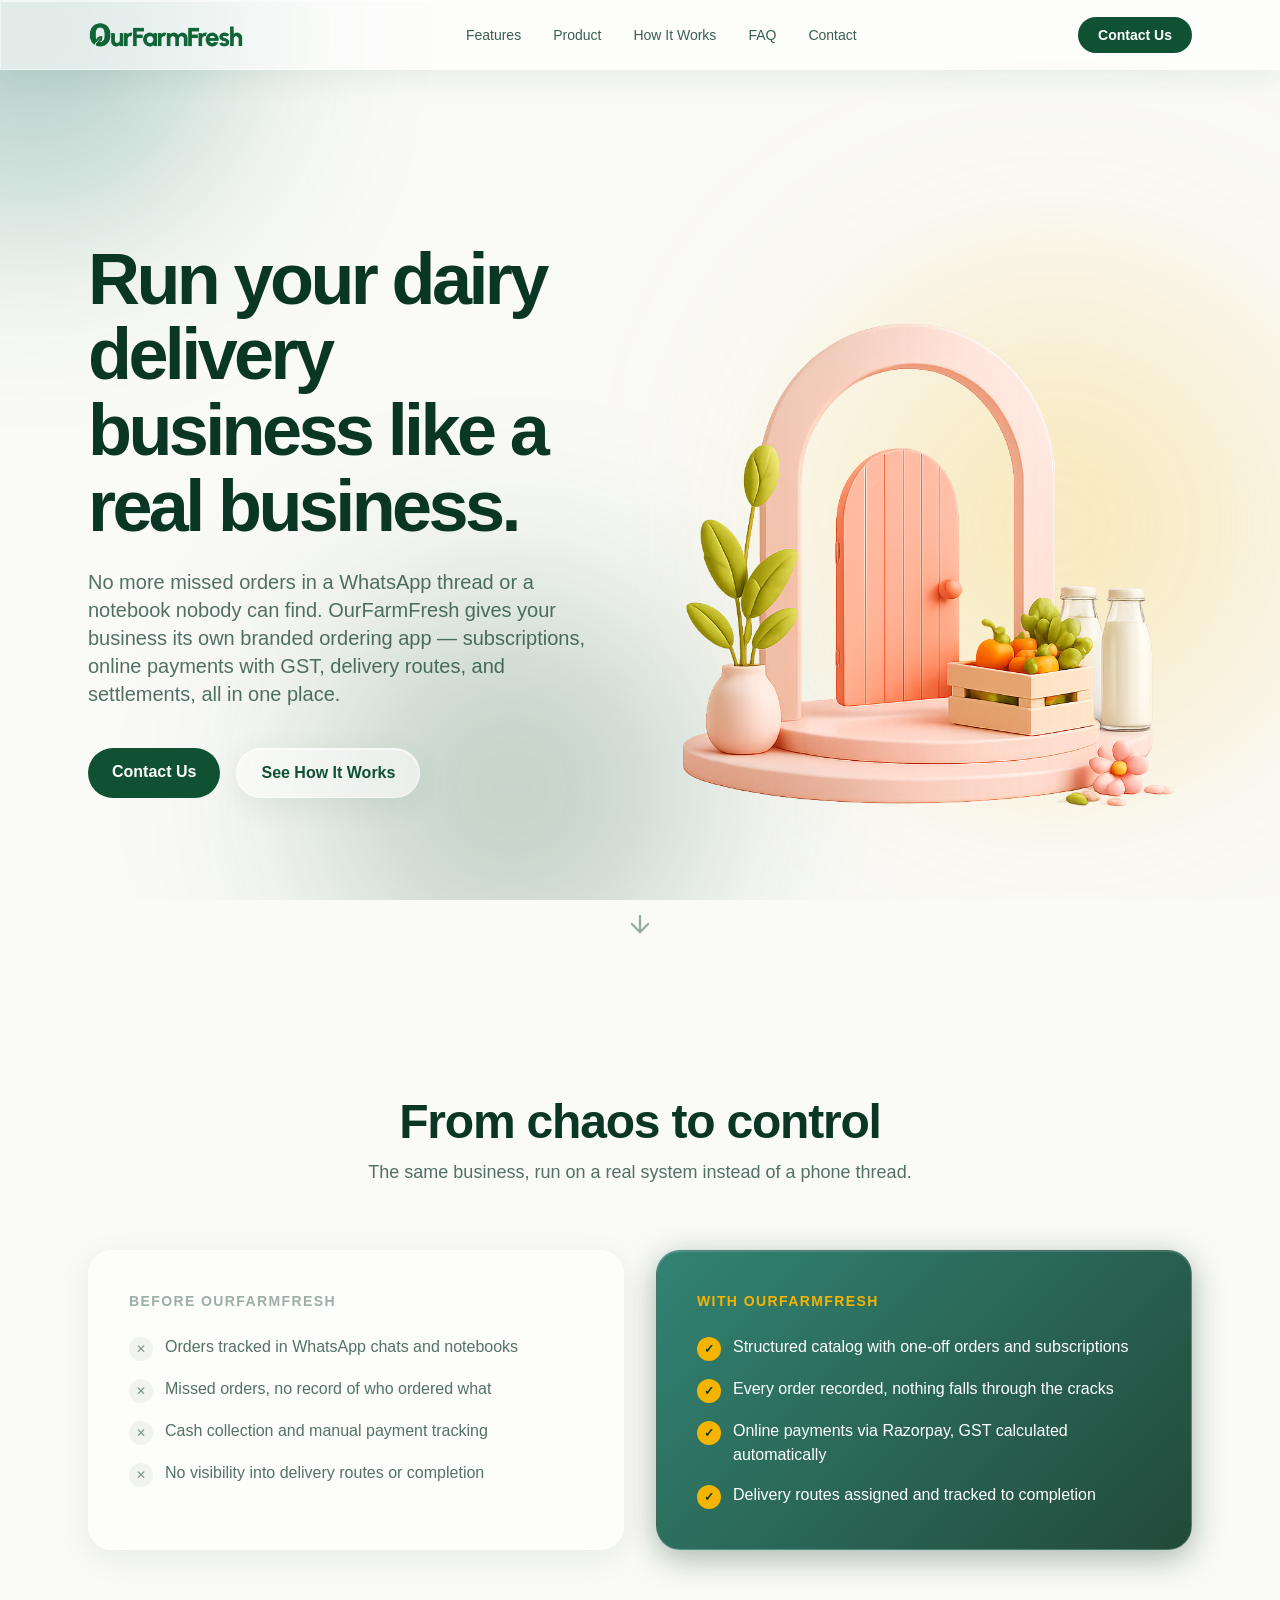
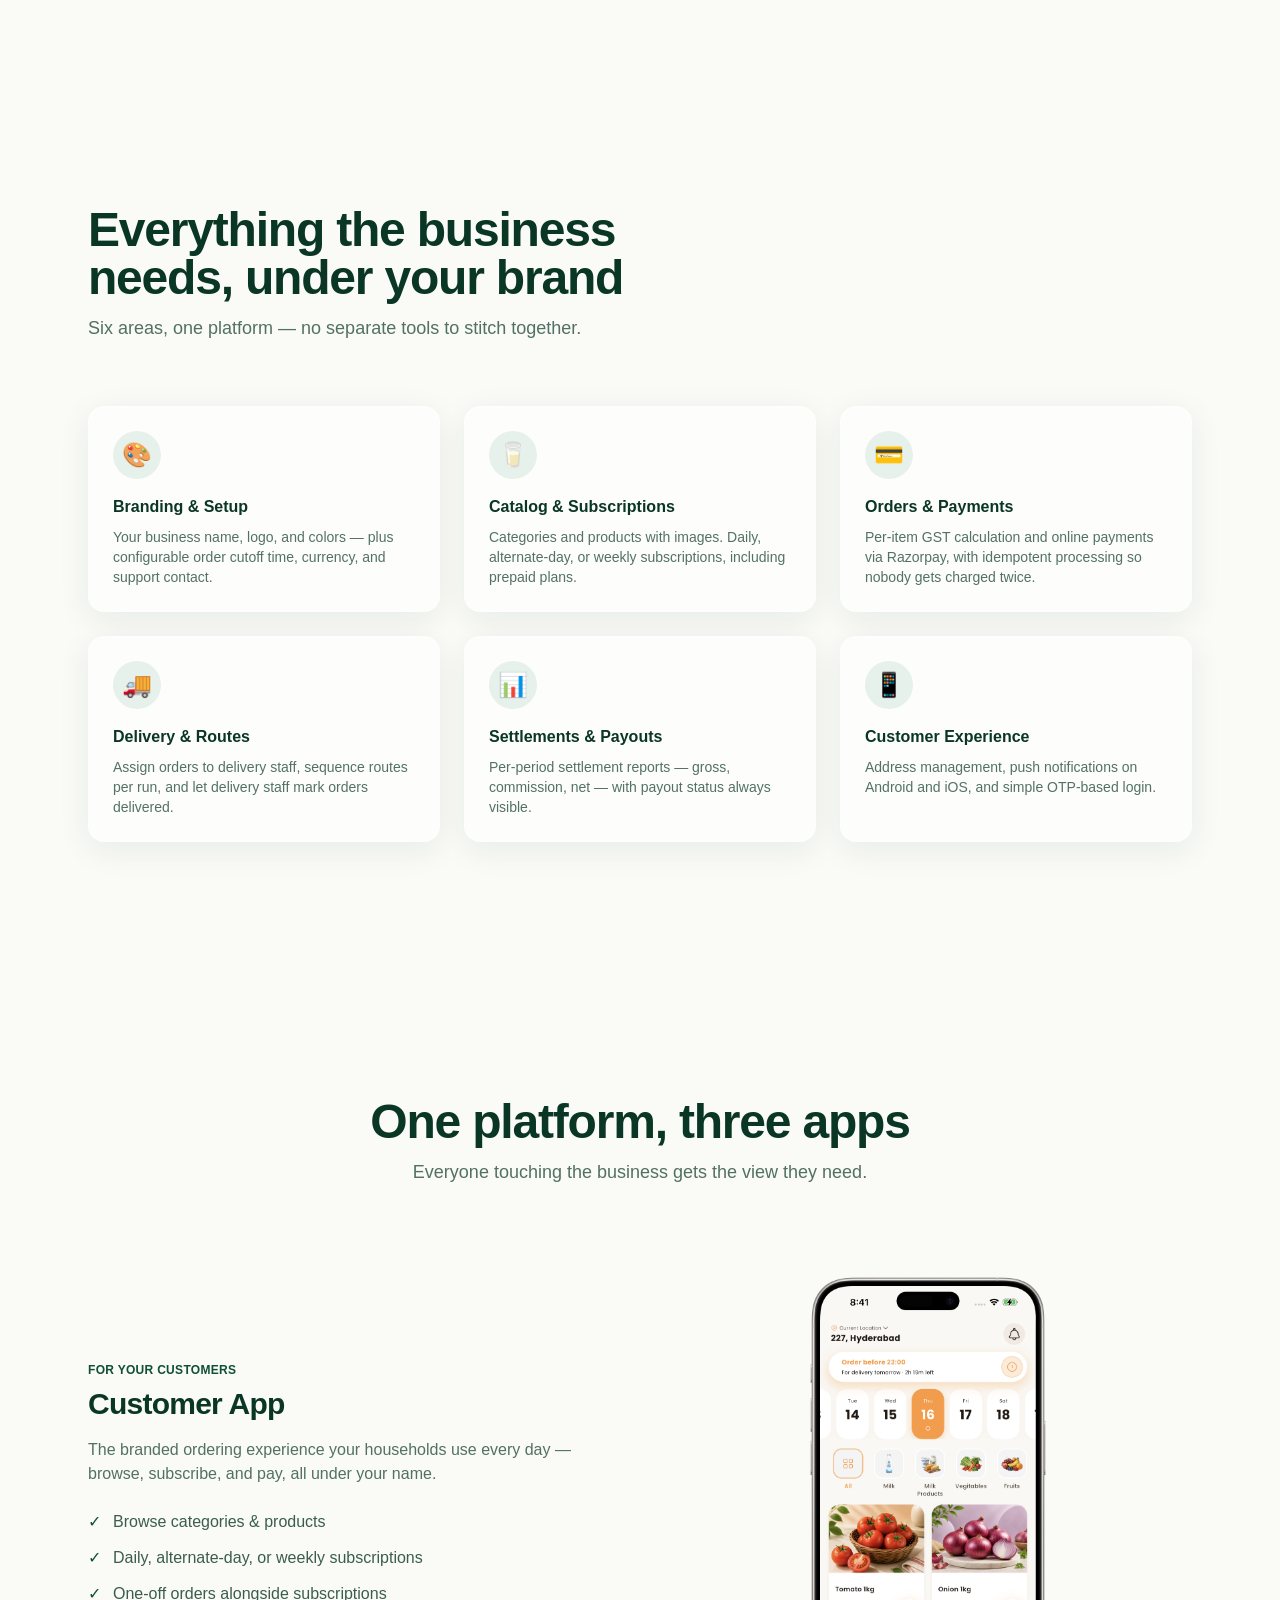
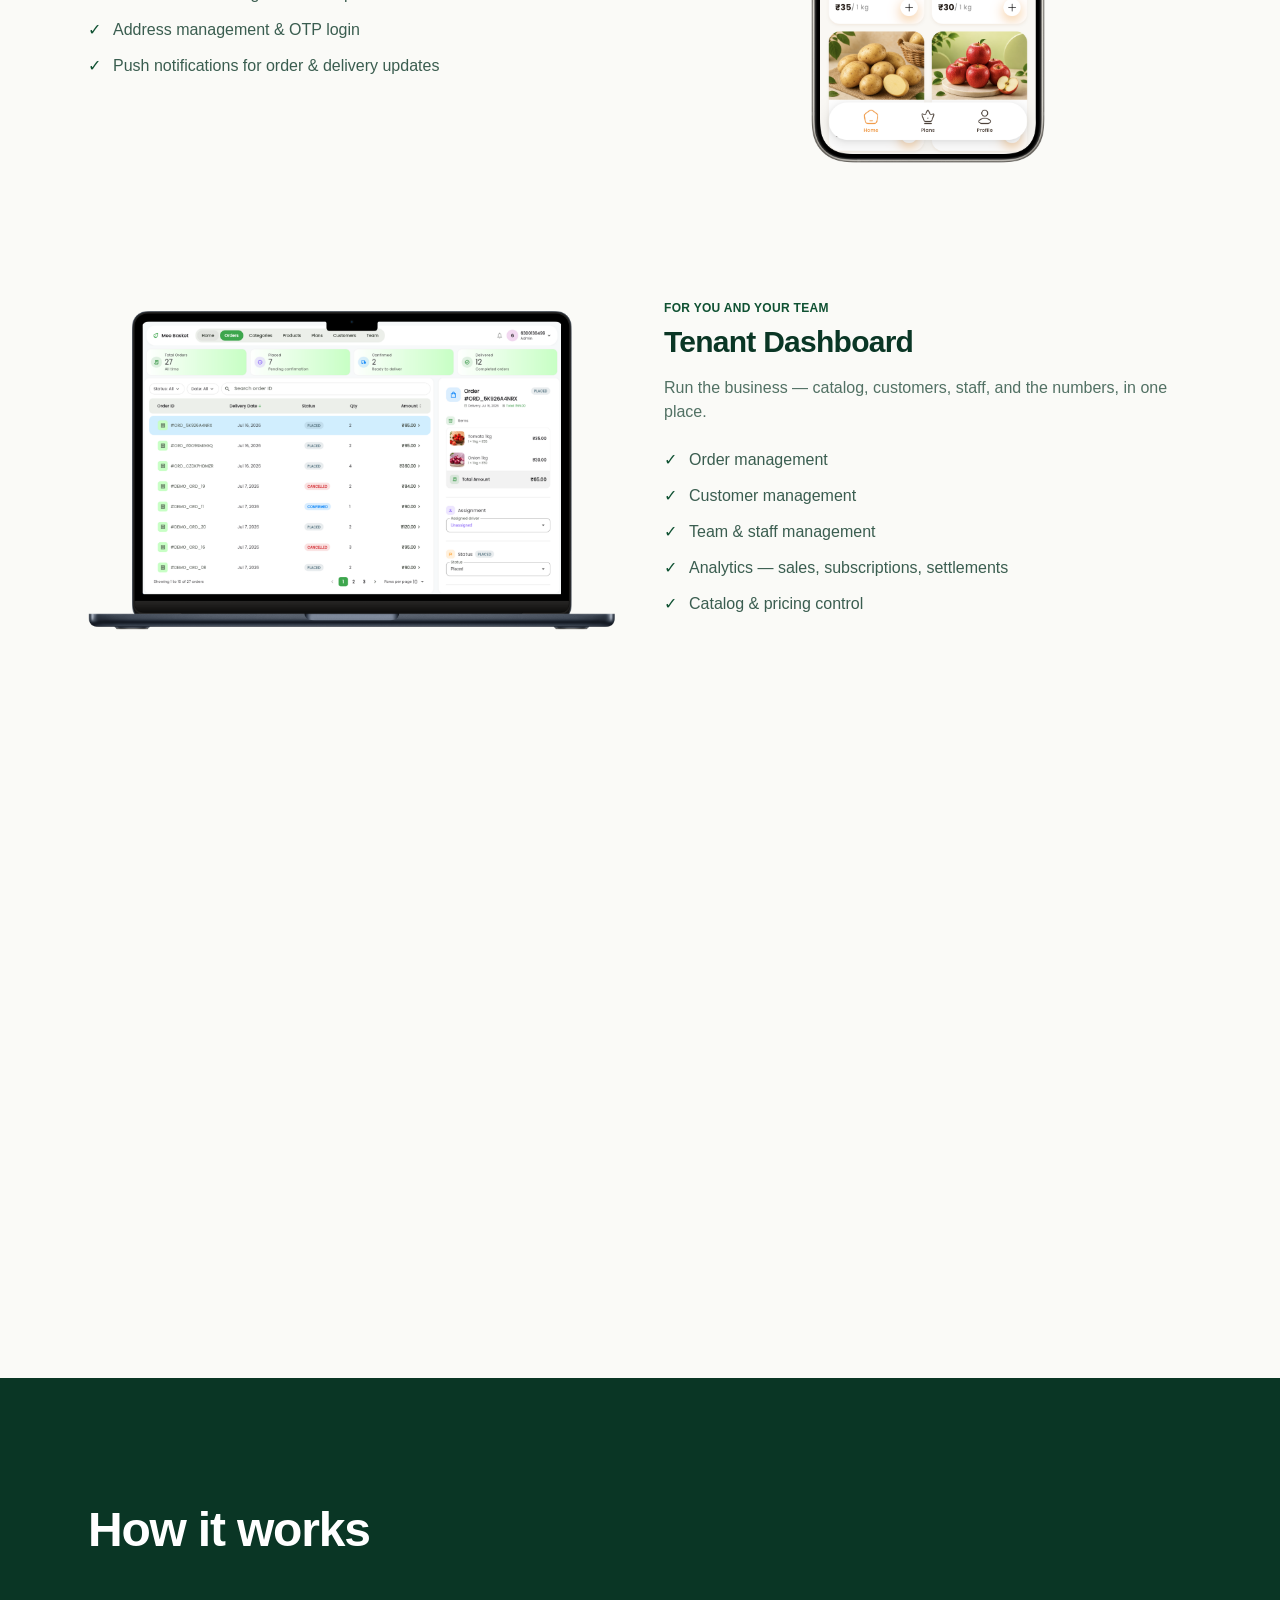
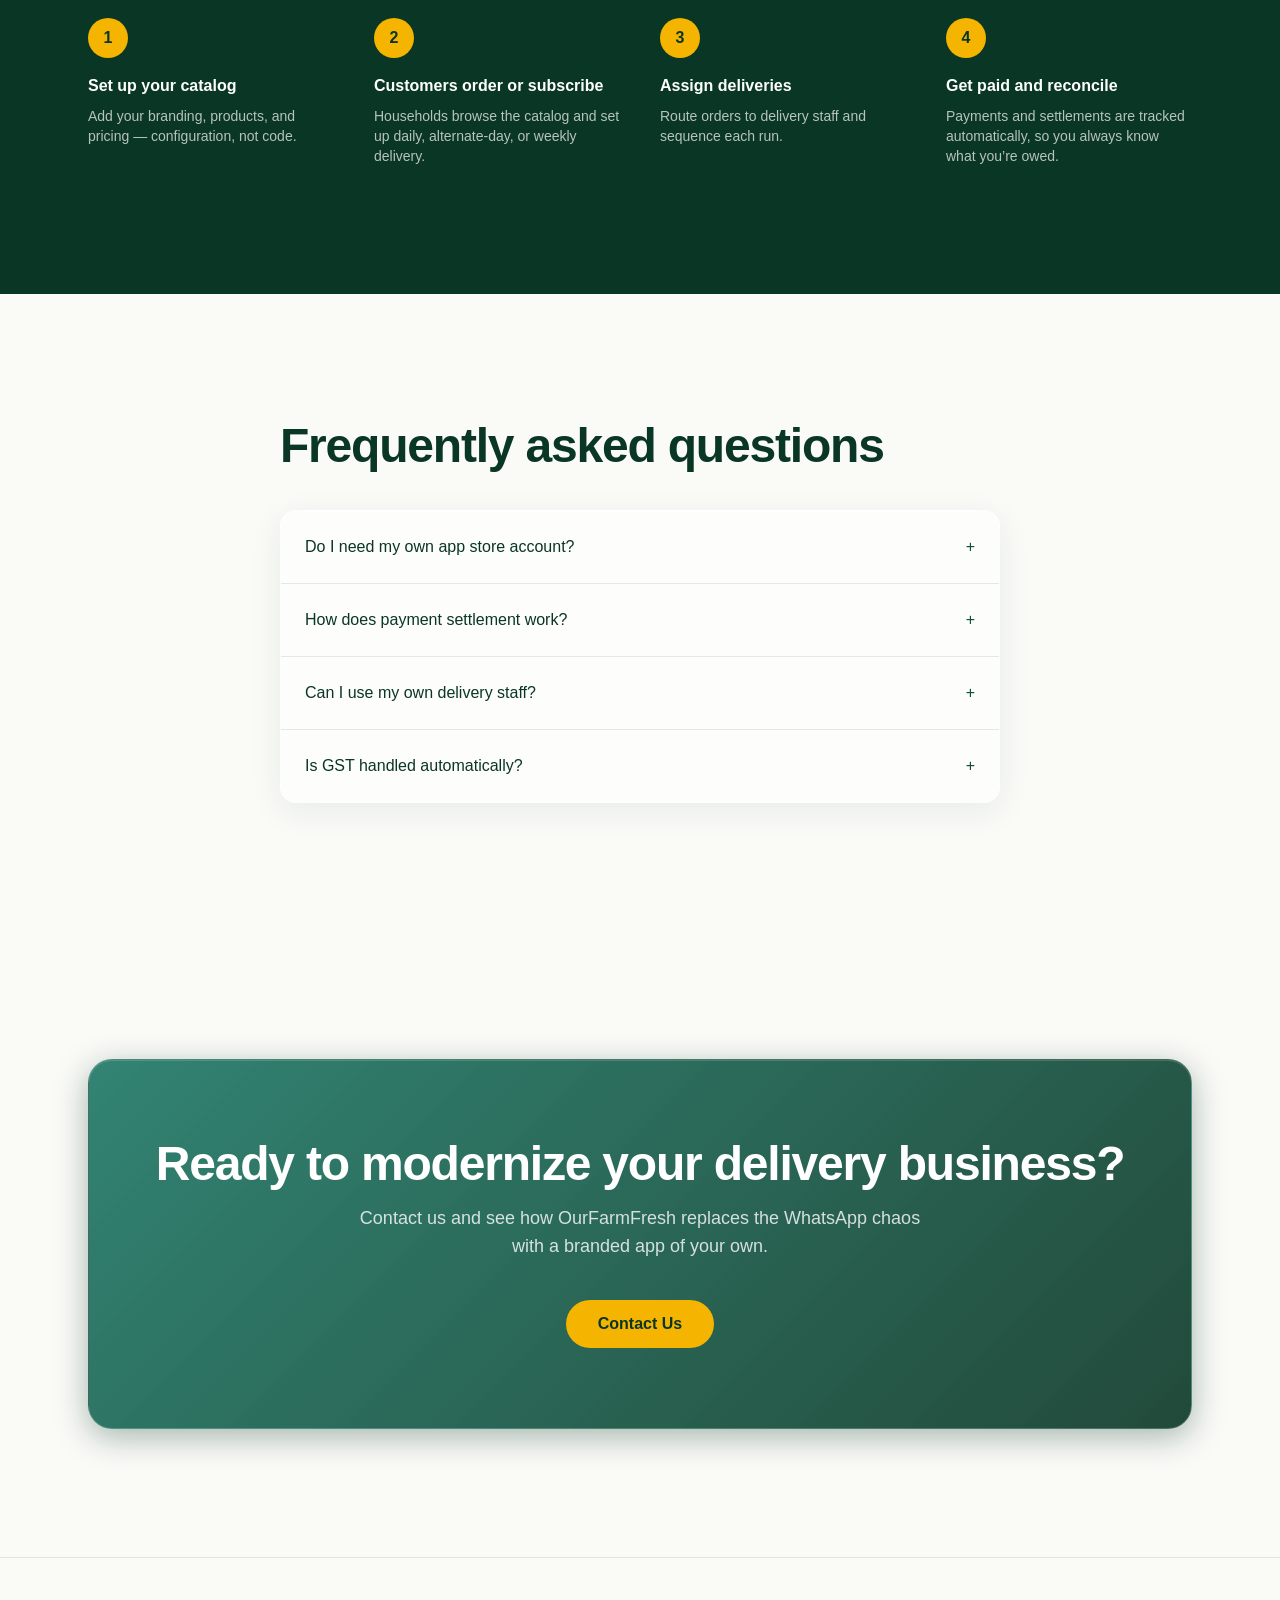
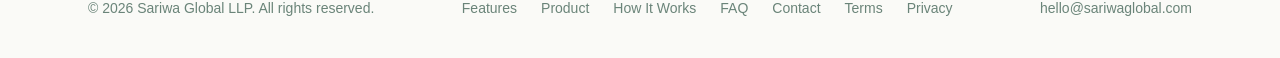
<file: index.html>
<!DOCTYPE html><html lang="en"><head><meta charset="utf-8"><meta name="viewport" content="width=device-width, initial-scale=1"><link rel="icon" type="image/svg+xml" href="/favicon.svg"><meta name="description" content="OurFarmFresh gives dairy and farm-produce delivery businesses their own branded ordering app: catalog, subscriptions, online payments with GST, delivery routes, and settlements — all in one place."><title>OurFarmFresh</title><link rel="stylesheet" href="/_astro/Footer.CrCN6NYe.css"></head><body class="relative text-brand-900 antialiased"><div aria-hidden="true" class="pointer-events-none fixed inset-0 -z-10 overflow-hidden"><div class="absolute -left-40 -top-40 h-96 w-96 rounded-full bg-brand-600/30 blur-[100px]"></div><div class="absolute right-0 top-1/3 h-[28rem] w-[28rem] rounded-full bg-accent-400/25 blur-[120px]"></div><div class="absolute -bottom-20 left-1/4 h-96 w-96 rounded-full bg-brand-700/25 blur-[100px]"></div></div><header class="glass sticky top-0 z-50"><nav class="mx-auto flex max-w-6xl items-center justify-between px-6 py-4"><a href="/#top" class="shrink-0"><img src="/web_logo.png" alt="OurFarmFresh" class="h-8 w-auto"></a><ul class="hidden items-center gap-8 text-sm font-medium text-brand-900/80 md:flex"><li><a href="/#features" class="transition-colors hover:text-brand-700">Features</a></li><li><a href="/#product-suite" class="transition-colors hover:text-brand-700">Product</a></li><li><a href="/#how-it-works" class="transition-colors hover:text-brand-700">How It Works</a></li><li><a href="/#faq" class="transition-colors hover:text-brand-700">FAQ</a></li><li><a href="/contact-us" class="transition-colors hover:text-brand-700">Contact</a></li></ul><a href="/contact-us" class="rounded-full bg-brand-700 px-5 py-2 text-sm font-semibold text-white transition-all duration-300 hover:scale-105 hover:bg-brand-600 active:scale-95">Contact Us</a></nav></header><main><section id="top" class="relative mx-auto flex min-h-screen max-w-6xl items-center px-6 py-16"><div class="grid w-full items-center gap-12 md:grid-cols-2"><div><h1 data-reveal class="text-5xl font-extrabold leading-[1.05] tracking-tighter text-brand-900 md:text-7xl">Run your dairy delivery business like a real business.</h1><p data-reveal style="transition-delay: 120ms" class="mt-6 max-w-lg text-lg text-brand-900/70 md:text-xl">No more missed orders in a WhatsApp thread or a notebook nobody can find. OurFarmFresh gives your business its own branded ordering app — subscriptions, online payments with GST, delivery routes, and settlements, all in one place.</p><div data-reveal style="transition-delay: 220ms" class="mt-10 flex flex-wrap gap-4"><a href="/contact-us" class="rounded-full bg-brand-700 px-6 py-3 font-semibold text-white transition-all duration-300 hover:scale-105 hover:bg-brand-600 active:scale-95">Contact Us</a><a href="#how-it-works" class="glass rounded-full px-6 py-3 font-semibold text-brand-700 transition-all duration-300 hover:scale-105 active:scale-95">See How It Works</a></div></div><div data-reveal style="transition-delay: 160ms" class="flex justify-center"><img src="/hero.png" class="w-full max-w-[150rem] transition-transform duration-500 hover:-translate-y-2"></div></div><a href="#problem-solution" aria-label="Scroll down" class="absolute bottom-8 left-1/2 -translate-x-1/2 animate-bounce text-brand-900/40 transition-colors hover:text-brand-700"><svg xmlns="http://www.w3.org/2000/svg" width="28" height="28" viewBox="0 0 24 24" fill="none" stroke="currentColor" stroke-width="2" stroke-linecap="round" stroke-linejoin="round"><path d="M12 5v14M5 12l7 7 7-7"></path></svg></a></section><section id="problem-solution" class="mx-auto max-w-6xl px-6 py-24 md:py-32"><div data-reveal class="mx-auto max-w-2xl text-center"><h2 class="text-4xl font-bold tracking-tight text-brand-900 md:text-5xl">From chaos to control</h2><p class="mt-3 text-lg text-brand-900/70">The same business, run on a real system instead of a phone thread.</p></div><div class="mt-16 grid gap-8 md:grid-cols-2"><div data-reveal class="glass rounded-3xl p-10 transition-all duration-300 hover:-translate-y-1"><h3 class="text-sm font-semibold uppercase tracking-widest text-brand-900/40">Before OurFarmFresh</h3><ul class="mt-6 space-y-4"><li class="flex items-start gap-3 text-brand-900/70"><span aria-hidden="true" class="mt-0.5 flex h-6 w-6 shrink-0 items-center justify-center rounded-full bg-brand-900/5 text-xs text-brand-900/50">✕</span><span>Orders tracked in WhatsApp chats and notebooks</span></li><li class="flex items-start gap-3 text-brand-900/70"><span aria-hidden="true" class="mt-0.5 flex h-6 w-6 shrink-0 items-center justify-center rounded-full bg-brand-900/5 text-xs text-brand-900/50">✕</span><span>Missed orders, no record of who ordered what</span></li><li class="flex items-start gap-3 text-brand-900/70"><span aria-hidden="true" class="mt-0.5 flex h-6 w-6 shrink-0 items-center justify-center rounded-full bg-brand-900/5 text-xs text-brand-900/50">✕</span><span>Cash collection and manual payment tracking</span></li><li class="flex items-start gap-3 text-brand-900/70"><span aria-hidden="true" class="mt-0.5 flex h-6 w-6 shrink-0 items-center justify-center rounded-full bg-brand-900/5 text-xs text-brand-900/50">✕</span><span>No visibility into delivery routes or completion</span></li></ul></div><div data-reveal style="transition-delay: 120ms" class="glass-brand rounded-3xl p-10 text-white transition-all duration-300 hover:-translate-y-1"><h3 class="text-sm font-semibold uppercase tracking-widest text-accent-400">With OurFarmFresh</h3><ul class="mt-6 space-y-4"><li class="flex items-start gap-3"><span aria-hidden="true" class="mt-0.5 flex h-6 w-6 shrink-0 items-center justify-center rounded-full bg-accent-400 text-xs font-bold text-brand-900">✓</span><span>Structured catalog with one-off orders and subscriptions</span></li><li class="flex items-start gap-3"><span aria-hidden="true" class="mt-0.5 flex h-6 w-6 shrink-0 items-center justify-center rounded-full bg-accent-400 text-xs font-bold text-brand-900">✓</span><span>Every order recorded, nothing falls through the cracks</span></li><li class="flex items-start gap-3"><span aria-hidden="true" class="mt-0.5 flex h-6 w-6 shrink-0 items-center justify-center rounded-full bg-accent-400 text-xs font-bold text-brand-900">✓</span><span>Online payments via Razorpay, GST calculated automatically</span></li><li class="flex items-start gap-3"><span aria-hidden="true" class="mt-0.5 flex h-6 w-6 shrink-0 items-center justify-center rounded-full bg-accent-400 text-xs font-bold text-brand-900">✓</span><span>Delivery routes assigned and tracked to completion</span></li></ul></div></div></section><section id="features" class="mx-auto max-w-6xl px-6 py-24 md:py-32"><div data-reveal class="max-w-2xl"><h2 class="text-4xl font-bold tracking-tight text-brand-900 md:text-5xl">Everything the business needs, under your brand</h2><p class="mt-3 text-lg text-brand-900/70">Six areas, one platform — no separate tools to stitch together.</p></div><div class="mt-16 grid gap-6 sm:grid-cols-2 lg:grid-cols-3"><div data-reveal style="transition-delay: 0ms" class="glass rounded-2xl p-6 transition-all duration-300 hover:-translate-y-1"><div class="flex h-12 w-12 items-center justify-center rounded-full bg-brand-50 text-2xl">🎨</div><h3 class="mt-4 font-semibold text-brand-900">Branding &amp; Setup</h3><p class="mt-2 text-sm text-brand-900/70">Your business name, logo, and colors — plus configurable order cutoff time, currency, and support contact.</p></div><div data-reveal style="transition-delay: 80ms" class="glass rounded-2xl p-6 transition-all duration-300 hover:-translate-y-1"><div class="flex h-12 w-12 items-center justify-center rounded-full bg-brand-50 text-2xl">🥛</div><h3 class="mt-4 font-semibold text-brand-900">Catalog &amp; Subscriptions</h3><p class="mt-2 text-sm text-brand-900/70">Categories and products with images. Daily, alternate-day, or weekly subscriptions, including prepaid plans.</p></div><div data-reveal style="transition-delay: 160ms" class="glass rounded-2xl p-6 transition-all duration-300 hover:-translate-y-1"><div class="flex h-12 w-12 items-center justify-center rounded-full bg-brand-50 text-2xl">💳</div><h3 class="mt-4 font-semibold text-brand-900">Orders &amp; Payments</h3><p class="mt-2 text-sm text-brand-900/70">Per-item GST calculation and online payments via Razorpay, with idempotent processing so nobody gets charged twice.</p></div><div data-reveal style="transition-delay: 240ms" class="glass rounded-2xl p-6 transition-all duration-300 hover:-translate-y-1"><div class="flex h-12 w-12 items-center justify-center rounded-full bg-brand-50 text-2xl">🚚</div><h3 class="mt-4 font-semibold text-brand-900">Delivery &amp; Routes</h3><p class="mt-2 text-sm text-brand-900/70">Assign orders to delivery staff, sequence routes per run, and let delivery staff mark orders delivered.</p></div><div data-reveal style="transition-delay: 320ms" class="glass rounded-2xl p-6 transition-all duration-300 hover:-translate-y-1"><div class="flex h-12 w-12 items-center justify-center rounded-full bg-brand-50 text-2xl">📊</div><h3 class="mt-4 font-semibold text-brand-900">Settlements &amp; Payouts</h3><p class="mt-2 text-sm text-brand-900/70">Per-period settlement reports — gross, commission, net — with payout status always visible.</p></div><div data-reveal style="transition-delay: 400ms" class="glass rounded-2xl p-6 transition-all duration-300 hover:-translate-y-1"><div class="flex h-12 w-12 items-center justify-center rounded-full bg-brand-50 text-2xl">📱</div><h3 class="mt-4 font-semibold text-brand-900">Customer Experience</h3><p class="mt-2 text-sm text-brand-900/70">Address management, push notifications on Android and iOS, and simple OTP-based login.</p></div></div></section><section id="product-suite" class="mx-auto max-w-6xl px-6 py-24 md:py-32"><div data-reveal class="mx-auto max-w-2xl text-center"><h2 class="text-4xl font-bold tracking-tight text-brand-900 md:text-5xl">One platform, three apps</h2><p class="mt-3 text-lg text-brand-900/70">Everyone touching the business gets the view they need.</p></div><div class="mt-20 flex flex-col gap-28"><div id="customer-app" data-reveal class="grid items-center gap-12 scroll-mt-24 md:grid-cols-2 "><div><p class="text-xs font-semibold uppercase tracking-wide text-brand-700">For your customers</p><h3 class="mt-2 text-3xl font-bold tracking-tight text-brand-900">Customer App</h3><p class="mt-4 text-brand-900/70">The branded ordering experience your households use every day — browse, subscribe, and pay, all under your name.</p><ul class="mt-6 space-y-3"><li class="flex gap-3 text-brand-900/80"><span class="text-brand-700">✓</span><span>Browse categories &amp; products</span></li><li class="flex gap-3 text-brand-900/80"><span class="text-brand-700">✓</span><span>Daily, alternate-day, or weekly subscriptions</span></li><li class="flex gap-3 text-brand-900/80"><span class="text-brand-700">✓</span><span>One-off orders alongside subscriptions</span></li><li class="flex gap-3 text-brand-900/80"><span class="text-brand-700">✓</span><span>Address management &amp; OTP login</span></li><li class="flex gap-3 text-brand-900/80"><span class="text-brand-700">✓</span><span>Push notifications for order &amp; delivery updates</span></li></ul></div><div class="flex justify-center"><img src="/customer_app.png" alt="Customer App screenshot" class="w-full max-w-[16rem] transition-transform duration-500 hover:-translate-y-2"></div></div><div id="tenant-dashboard" data-reveal class="grid items-center gap-12 scroll-mt-24 md:grid-cols-2 md:[&amp;>*:first-child]:order-2"><div><p class="text-xs font-semibold uppercase tracking-wide text-brand-700">For you and your team</p><h3 class="mt-2 text-3xl font-bold tracking-tight text-brand-900">Tenant Dashboard</h3><p class="mt-4 text-brand-900/70">Run the business — catalog, customers, staff, and the numbers, in one place.</p><ul class="mt-6 space-y-3"><li class="flex gap-3 text-brand-900/80"><span class="text-brand-700">✓</span><span>Order management</span></li><li class="flex gap-3 text-brand-900/80"><span class="text-brand-700">✓</span><span>Customer management</span></li><li class="flex gap-3 text-brand-900/80"><span class="text-brand-700">✓</span><span>Team &amp; staff management</span></li><li class="flex gap-3 text-brand-900/80"><span class="text-brand-700">✓</span><span>Analytics — sales, subscriptions, settlements</span></li><li class="flex gap-3 text-brand-900/80"><span class="text-brand-700">✓</span><span>Catalog &amp; pricing control</span></li></ul></div><div class="flex justify-center"><img src="/dashboard.png" alt="Tenant Dashboard screenshot" class="w-full max-w-xl transition-transform duration-500 hover:-translate-y-2"></div></div><div id="delivery-app" data-reveal class="grid items-center gap-12 scroll-mt-24 md:grid-cols-2 "><div><p class="text-xs font-semibold uppercase tracking-wide text-brand-700">For delivery staff</p><h3 class="mt-2 text-3xl font-bold tracking-tight text-brand-900">Delivery App</h3><p class="mt-4 text-brand-900/70">A simple view for the people doing the delivering — no confusion about today&#39;s route.</p><ul class="mt-6 space-y-3"><li class="flex gap-3 text-brand-900/80"><span class="text-brand-700">✓</span><span>Today&#39;s assigned orders</span></li><li class="flex gap-3 text-brand-900/80"><span class="text-brand-700">✓</span><span>Sequenced delivery routes</span></li><li class="flex gap-3 text-brand-900/80"><span class="text-brand-700">✓</span><span>Mark orders delivered</span></li><li class="flex gap-3 text-brand-900/80"><span class="text-brand-700">✓</span><span>Delivery history</span></li></ul></div><div class="flex justify-center"><img src="/delivery.png" alt="Delivery App screenshot" class="w-full max-w-[16rem] transition-transform duration-500 hover:-translate-y-2"></div></div></div></section><section id="how-it-works" class="bg-brand-900 py-24 text-white md:py-32"><div class="mx-auto max-w-6xl px-6"><h2 data-reveal class="text-4xl font-bold tracking-tight md:text-5xl">How it works</h2><div class="mt-16 grid gap-10 md:grid-cols-4"><div data-reveal style="transition-delay: 0ms"><div class="flex h-10 w-10 items-center justify-center rounded-full bg-accent-400 font-bold text-brand-900 transition-transform duration-300 hover:scale-110">1</div><h3 class="mt-4 font-semibold">Set up your catalog</h3><p class="mt-2 text-sm text-white/70">Add your branding, products, and pricing — configuration, not code.</p></div><div data-reveal style="transition-delay: 100ms"><div class="flex h-10 w-10 items-center justify-center rounded-full bg-accent-400 font-bold text-brand-900 transition-transform duration-300 hover:scale-110">2</div><h3 class="mt-4 font-semibold">Customers order or subscribe</h3><p class="mt-2 text-sm text-white/70">Households browse the catalog and set up daily, alternate-day, or weekly delivery.</p></div><div data-reveal style="transition-delay: 200ms"><div class="flex h-10 w-10 items-center justify-center rounded-full bg-accent-400 font-bold text-brand-900 transition-transform duration-300 hover:scale-110">3</div><h3 class="mt-4 font-semibold">Assign deliveries</h3><p class="mt-2 text-sm text-white/70">Route orders to delivery staff and sequence each run.</p></div><div data-reveal style="transition-delay: 300ms"><div class="flex h-10 w-10 items-center justify-center rounded-full bg-accent-400 font-bold text-brand-900 transition-transform duration-300 hover:scale-110">4</div><h3 class="mt-4 font-semibold">Get paid and reconcile</h3><p class="mt-2 text-sm text-white/70">Payments and settlements are tracked automatically, so you always know what you’re owed.</p></div></div></div></section><section id="faq" class="mx-auto max-w-3xl px-6 py-24 md:py-32"><h2 data-reveal class="text-4xl font-bold tracking-tight text-brand-900 md:text-5xl">Frequently asked questions</h2><div data-reveal style="transition-delay: 100ms" class="glass mt-10 divide-y divide-brand-900/10 overflow-hidden rounded-2xl"><details class="group p-6 transition-colors hover:bg-white/40"><summary class="cursor-pointer list-none font-medium text-brand-900 marker:content-none"><span class="flex items-center justify-between">Do I need my own app store account?<span class="text-brand-700 transition-transform duration-300 group-open:rotate-45">+</span></span></summary><p class="mt-3 text-sm text-brand-900/70">No — your branded app runs under the OurFarmFresh platform, so you don’t need to manage your own Apple or Google developer account.</p></details><details class="group p-6 transition-colors hover:bg-white/40"><summary class="cursor-pointer list-none font-medium text-brand-900 marker:content-none"><span class="flex items-center justify-between">How does payment settlement work?<span class="text-brand-700 transition-transform duration-300 group-open:rotate-45">+</span></span></summary><p class="mt-3 text-sm text-brand-900/70">Payments collected online are reconciled per period into a settlement report showing gross, commission, and net, with payout status tracked until you’re paid.</p></details><details class="group p-6 transition-colors hover:bg-white/40"><summary class="cursor-pointer list-none font-medium text-brand-900 marker:content-none"><span class="flex items-center justify-between">Can I use my own delivery staff?<span class="text-brand-700 transition-transform duration-300 group-open:rotate-45">+</span></span></summary><p class="mt-3 text-sm text-brand-900/70">Yes — assign orders to your existing delivery staff and sequence their routes for each run.</p></details><details class="group p-6 transition-colors hover:bg-white/40"><summary class="cursor-pointer list-none font-medium text-brand-900 marker:content-none"><span class="flex items-center justify-between">Is GST handled automatically?<span class="text-brand-700 transition-transform duration-300 group-open:rotate-45">+</span></span></summary><p class="mt-3 text-sm text-brand-900/70">Yes — GST is calculated per item automatically as part of the order flow.</p></details></div></section><section id="contact" class="mx-auto max-w-6xl px-6 py-24 md:py-32"><div data-reveal class="glass-brand rounded-3xl px-8 py-20 text-center text-white"><h2 class="text-4xl font-bold tracking-tight md:text-5xl">Ready to modernize your delivery business?</h2><p class="mx-auto mt-4 max-w-xl text-lg text-white/80">Contact us and see how OurFarmFresh replaces the WhatsApp chaos with a branded app of your own.</p><a href="/contact-us" class="mt-10 inline-block rounded-full bg-accent-400 px-8 py-3 font-semibold text-brand-900 transition-all duration-300 hover:scale-105 hover:bg-accent-500 active:scale-95">Contact Us</a></div></section></main><footer class="border-t border-brand-900/10"><div class="mx-auto flex max-w-6xl flex-col items-center gap-4 px-6 py-10 text-sm text-brand-900/60 md:flex-row md:justify-between"><p>&copy; 2026 Sariwa Global LLP. All rights reserved.</p><ul class="flex flex-wrap justify-center gap-6"><li><a href="/#features" class="hover:text-brand-700">Features</a></li><li><a href="/#product-suite" class="hover:text-brand-700">Product</a></li><li><a href="/#how-it-works" class="hover:text-brand-700">How It Works</a></li><li><a href="/#faq" class="hover:text-brand-700">FAQ</a></li><li><a href="/contact-us" class="hover:text-brand-700">Contact</a></li><li><a href="/terms" class="hover:text-brand-700">Terms</a></li><li><a href="/privacy" class="hover:text-brand-700">Privacy</a></li></ul><a href="mailto:hello@sariwaglobal.com" class="hover:text-brand-700">hello@sariwaglobal.com</a></div></footer><script type="module">var e=new IntersectionObserver(t=>{for(let n of t)n.isIntersecting&&(n.target.classList.add(`is-visible`),e.unobserve(n.target))},{threshold:.15});document.querySelectorAll(`[data-reveal]`).forEach(t=>e.observe(t));</script></body></html>
</file>
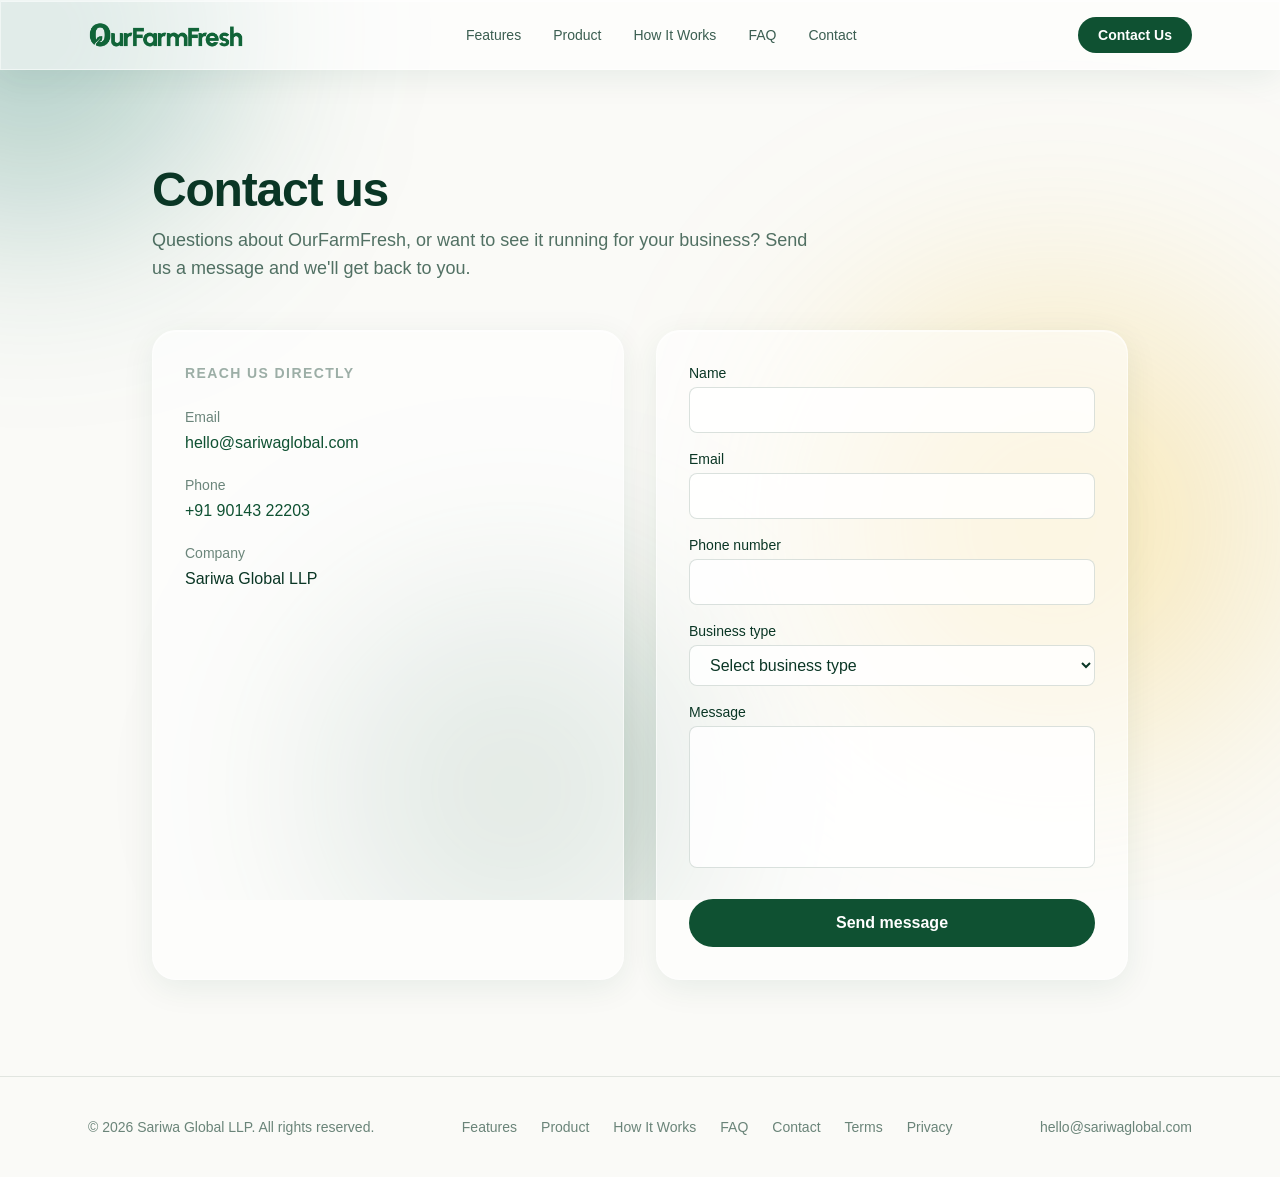
<file: contact-us/index.html>
<!DOCTYPE html><html lang="en"><head><meta charset="utf-8"><meta name="viewport" content="width=device-width, initial-scale=1"><link rel="icon" type="image/svg+xml" href="/favicon.svg"><meta name="description" content="Get in touch with the OurFarmFresh team."><title>Contact Us: OurFarmFresh</title><link rel="stylesheet" href="/_astro/Footer.CrCN6NYe.css"></head><body class="relative text-brand-900 antialiased"><div aria-hidden="true" class="pointer-events-none fixed inset-0 -z-10 overflow-hidden"><div class="absolute -left-40 -top-40 h-96 w-96 rounded-full bg-brand-600/30 blur-[100px]"></div><div class="absolute right-0 top-1/3 h-[28rem] w-[28rem] rounded-full bg-accent-400/25 blur-[120px]"></div><div class="absolute -bottom-20 left-1/4 h-96 w-96 rounded-full bg-brand-700/25 blur-[100px]"></div></div><header class="glass sticky top-0 z-50"><nav class="mx-auto flex max-w-6xl items-center justify-between px-6 py-4"><a href="/#top" class="shrink-0"><img src="/web_logo.png" alt="OurFarmFresh" class="h-8 w-auto"></a><ul class="hidden items-center gap-8 text-sm font-medium text-brand-900/80 md:flex"><li><a href="/#features" class="transition-colors hover:text-brand-700">Features</a></li><li><a href="/#product-suite" class="transition-colors hover:text-brand-700">Product</a></li><li><a href="/#how-it-works" class="transition-colors hover:text-brand-700">How It Works</a></li><li><a href="/#faq" class="transition-colors hover:text-brand-700">FAQ</a></li><li><a href="/contact-us" class="transition-colors hover:text-brand-700">Contact</a></li></ul><a href="/contact-us" class="rounded-full bg-brand-700 px-5 py-2 text-sm font-semibold text-white transition-all duration-300 hover:scale-105 hover:bg-brand-600 active:scale-95">Contact Us</a></nav></header><main class="mx-auto max-w-5xl px-6 py-16 md:py-24"><header class="max-w-2xl"><h1 class="text-4xl font-bold tracking-tight text-brand-900 md:text-5xl">Contact us</h1><p class="mt-3 text-lg text-brand-900/70">Questions about OurFarmFresh, or want to see it running for your business? Send us a message and we'll get back to you.</p></header><div class="mt-12 grid gap-8 md:grid-cols-2"><div class="glass rounded-3xl p-8"><h2 class="text-sm font-semibold uppercase tracking-widest text-brand-900/40">Reach us directly</h2><dl class="mt-6 space-y-5 text-brand-900"><div><dt class="text-sm text-brand-900/60">Email</dt><dd class="mt-1"><a href="mailto:hello@sariwaglobal.com" class="font-medium text-brand-700 hover:text-brand-900">hello@sariwaglobal.com</a></dd></div><div><dt class="text-sm text-brand-900/60">Phone</dt><dd class="mt-1 font-medium"><a href="tel:+919014322203" class="text-brand-700 hover:text-brand-900">+91 90143 22203</a></dd></div><div><dt class="text-sm text-brand-900/60">Company</dt><dd class="mt-1 font-medium">Sariwa Global LLP</dd></div></dl></div><div class="glass rounded-3xl p-8"><form id="contact-form" class="space-y-4"><div><label for="contact-name" class="block text-sm font-medium text-brand-900">Name</label><input id="contact-name" name="name" type="text" required class="mt-1 w-full rounded-lg border border-brand-900/15 bg-white/80 px-4 py-2.5 text-brand-900 outline-none focus:border-brand-700 focus:ring-2 focus:ring-brand-700/20"></div><div><label for="contact-email" class="block text-sm font-medium text-brand-900">Email</label><input id="contact-email" name="email" type="email" required class="mt-1 w-full rounded-lg border border-brand-900/15 bg-white/80 px-4 py-2.5 text-brand-900 outline-none focus:border-brand-700 focus:ring-2 focus:ring-brand-700/20"></div><div><label for="contact-phone" class="block text-sm font-medium text-brand-900">Phone number</label><input id="contact-phone" name="phone" type="tel" required class="mt-1 w-full rounded-lg border border-brand-900/15 bg-white/80 px-4 py-2.5 text-brand-900 outline-none focus:border-brand-700 focus:ring-2 focus:ring-brand-700/20"></div><div><label for="contact-business-type" class="block text-sm font-medium text-brand-900">Business type</label><select id="contact-business-type" name="businessType" required class="mt-1 w-full rounded-lg border border-brand-900/15 bg-white/80 px-4 py-2.5 text-brand-900 outline-none focus:border-brand-700 focus:ring-2 focus:ring-brand-700/20"><option value="" disabled selected>Select business type</option><option value="Milk">Milk Delivery</option><option value="Vegetable">Vegetables</option><option value="Fruits">Fruits</option></select></div><div><label for="contact-message" class="block text-sm font-medium text-brand-900">Message</label><textarea id="contact-message" name="message" rows="5" required class="mt-1 w-full resize-none rounded-lg border border-brand-900/15 bg-white/80 px-4 py-2.5 text-brand-900 outline-none focus:border-brand-700 focus:ring-2 focus:ring-brand-700/20"></textarea></div><p id="contact-form-status" class="hidden text-sm" role="status"></p><button id="contact-form-submit" type="submit" class="mt-2 w-full rounded-full bg-brand-700 px-6 py-3 font-semibold text-white transition-all duration-300 hover:scale-105 hover:bg-brand-600 active:scale-95 disabled:opacity-60 disabled:hover:scale-100">Send message</button></form></div></div></main><footer class="border-t border-brand-900/10"><div class="mx-auto flex max-w-6xl flex-col items-center gap-4 px-6 py-10 text-sm text-brand-900/60 md:flex-row md:justify-between"><p>&copy; 2026 Sariwa Global LLP. All rights reserved.</p><ul class="flex flex-wrap justify-center gap-6"><li><a href="/#features" class="hover:text-brand-700">Features</a></li><li><a href="/#product-suite" class="hover:text-brand-700">Product</a></li><li><a href="/#how-it-works" class="hover:text-brand-700">How It Works</a></li><li><a href="/#faq" class="hover:text-brand-700">FAQ</a></li><li><a href="/contact-us" class="hover:text-brand-700">Contact</a></li><li><a href="/terms" class="hover:text-brand-700">Terms</a></li><li><a href="/privacy" class="hover:text-brand-700">Privacy</a></li></ul><a href="mailto:hello@sariwaglobal.com" class="hover:text-brand-700">hello@sariwaglobal.com</a></div></footer><script type="module">var e=new IntersectionObserver(t=>{for(let n of t)n.isIntersecting&&(n.target.classList.add(`is-visible`),e.unobserve(n.target))},{threshold:.15});document.querySelectorAll(`[data-reveal]`).forEach(t=>e.observe(t));</script></body></html><script type="module">var e=document.getElementById(`contact-form`),t=document.getElementById(`contact-form-submit`),n=document.getElementById(`contact-form-status`);if(e instanceof HTMLFormElement&&t instanceof HTMLButtonElement&&n instanceof HTMLElement){let r=(e,t)=>{n.textContent=e,n.classList.remove(`hidden`,`text-red-600`,`text-brand-700`),n.classList.add(t===`error`?`text-red-600`:`text-brand-700`)};e.addEventListener(`submit`,async n=>{n.preventDefault();let i=new FormData(e),a={name:i.get(`name`),email:i.get(`email`),phone:i.get(`phone`),subject:i.get(`businessType`),message:i.get(`message`)};t.disabled=!0,t.textContent=`Sending…`;try{let t=await fetch(`https://our-farm-api-dev-316624349838.asia-south1.run.app/contact`,{method:`POST`,headers:{"Content-Type":`application/json`},body:JSON.stringify(a)});if(!t.ok)throw Error(`Request failed: ${t.status}`);r(`Thanks! We’ll be in touch shortly.`,`success`),e.reset()}catch{r(`Something went wrong. Please try again.`,`error`)}finally{t.disabled=!1,t.textContent=`Send message`}})}</script>
</file>
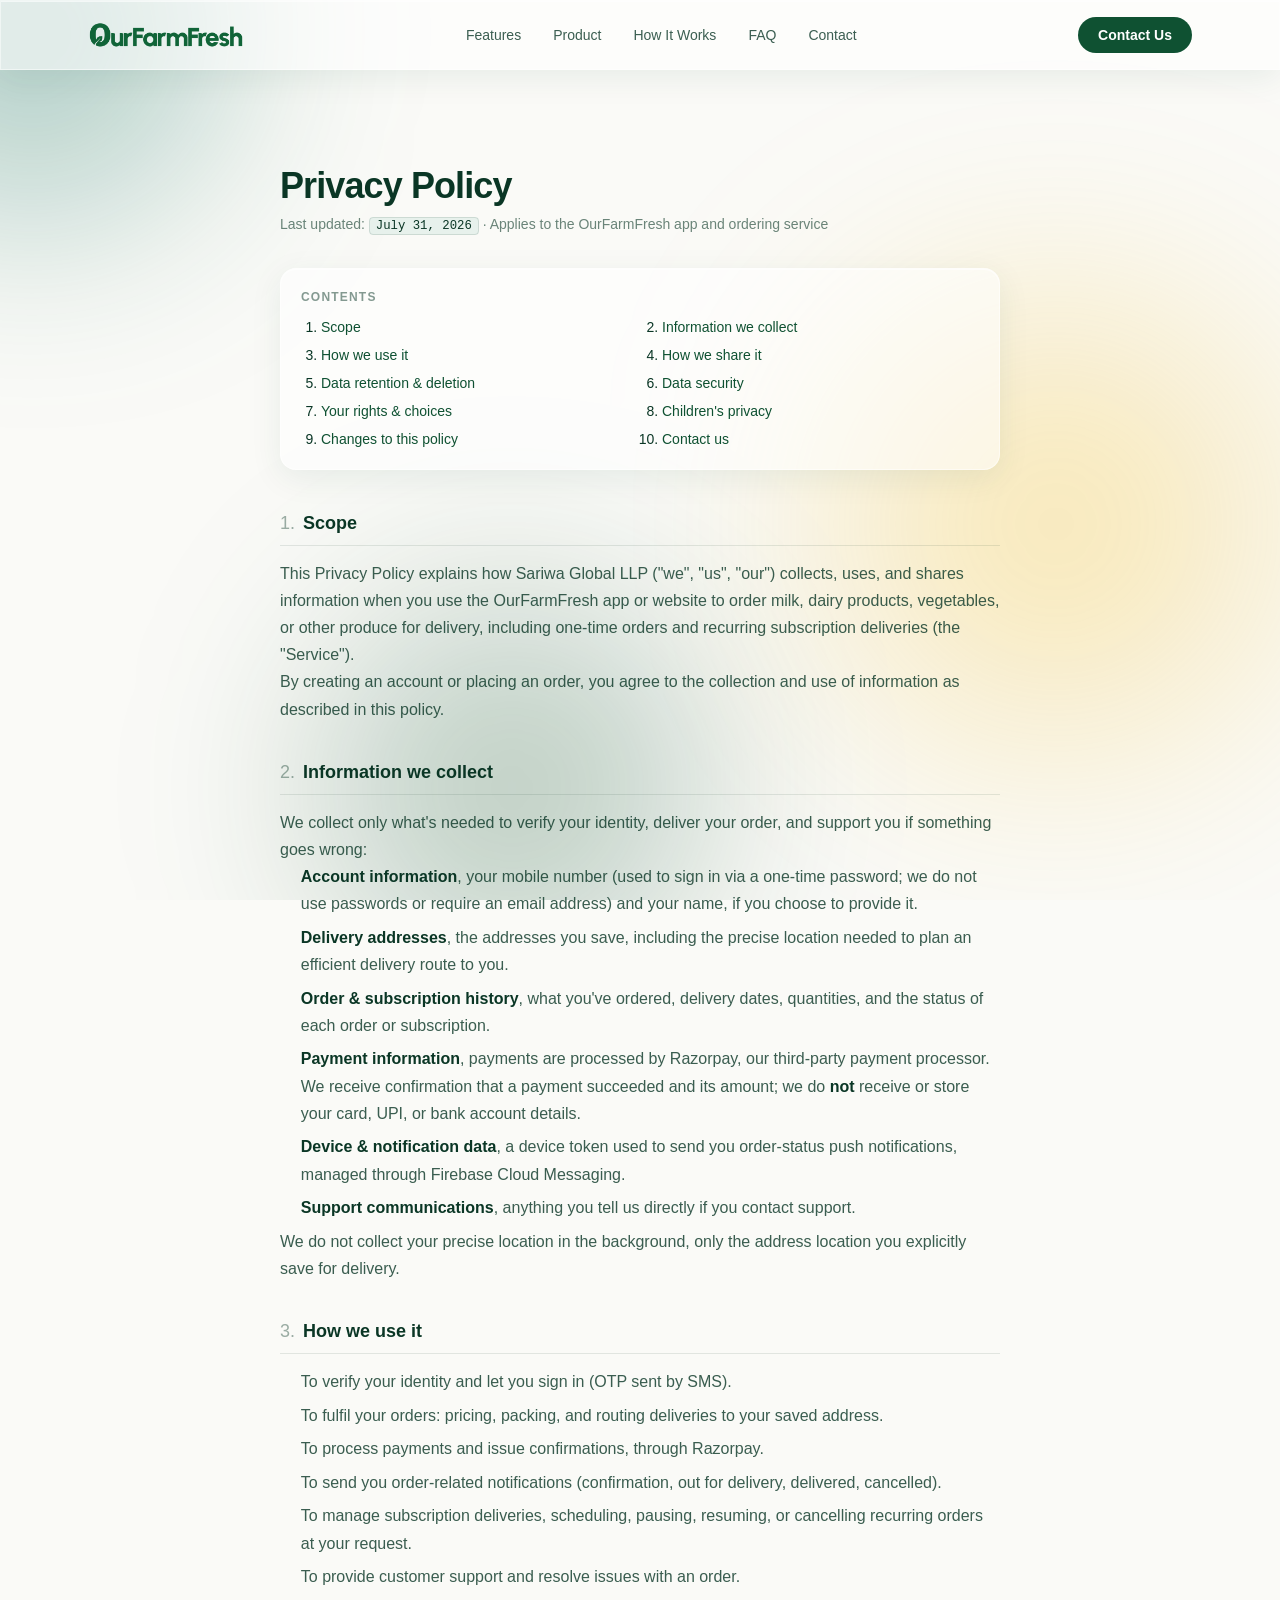
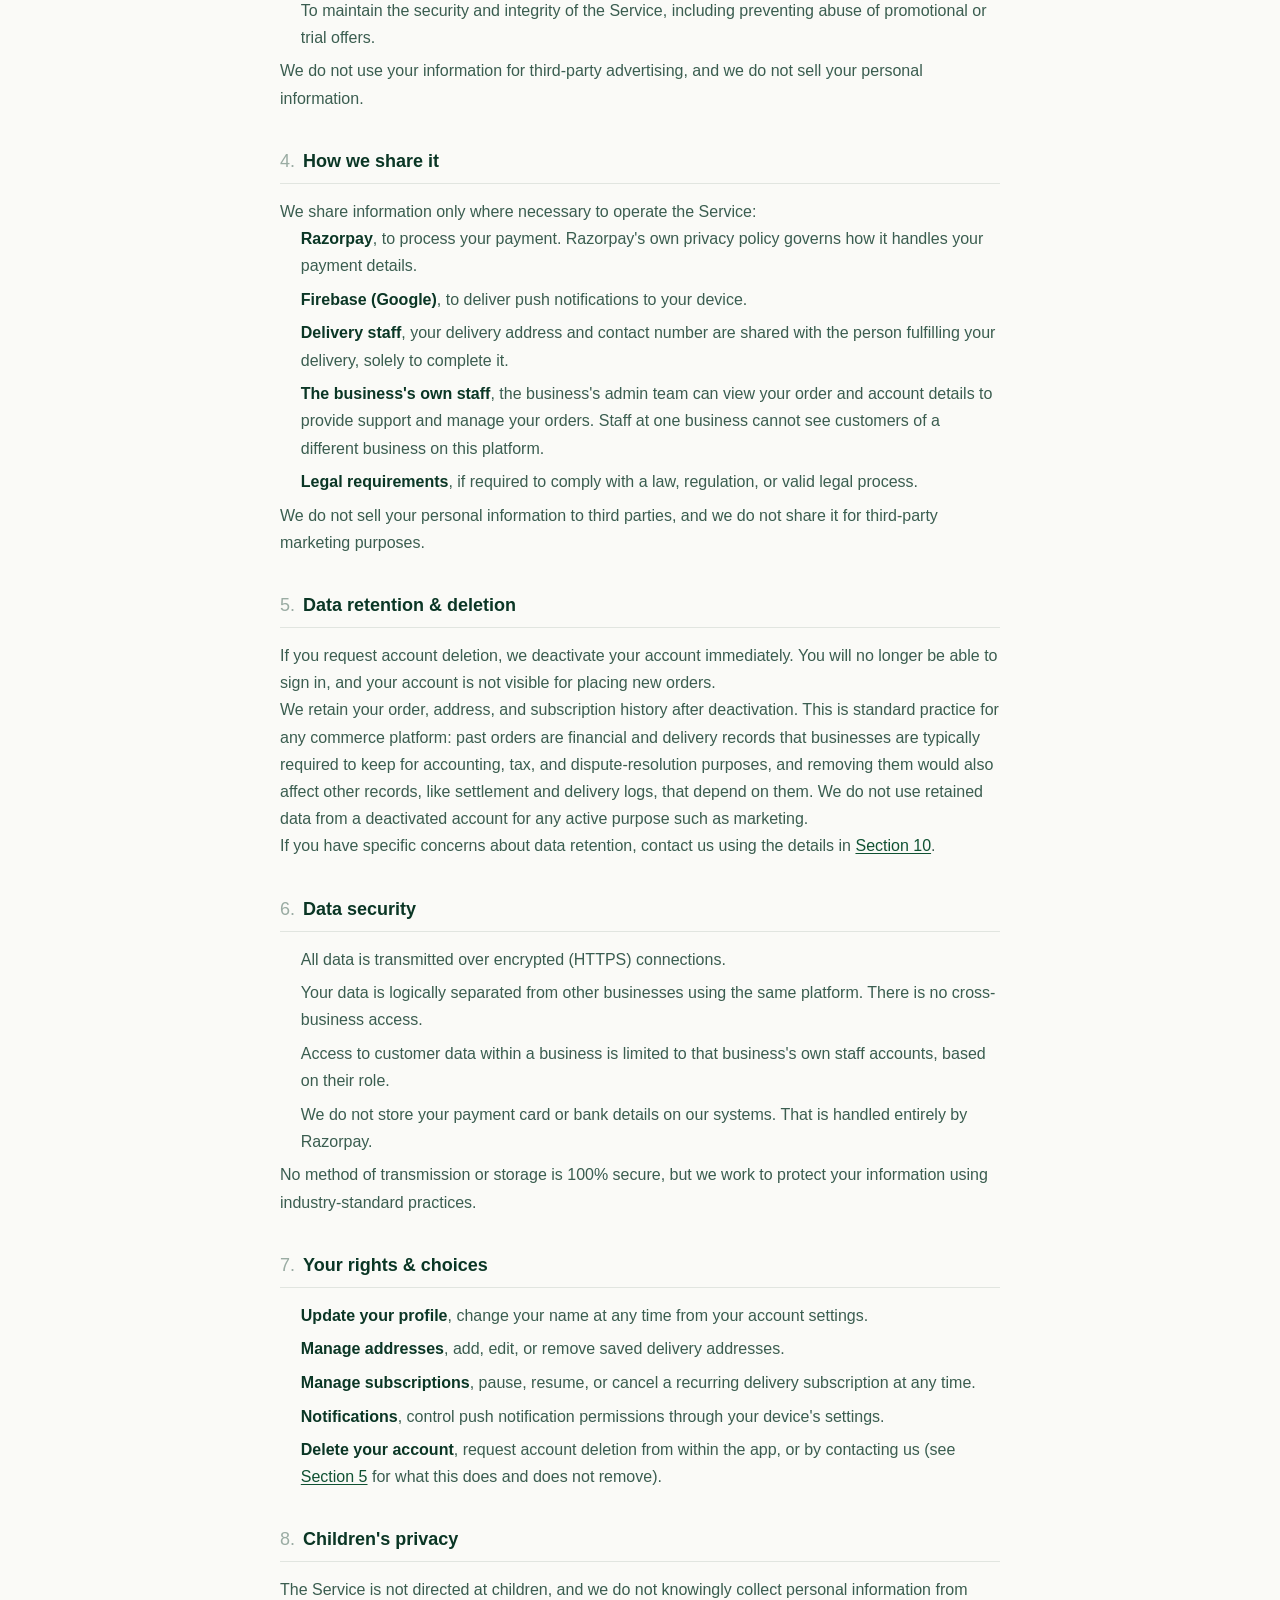
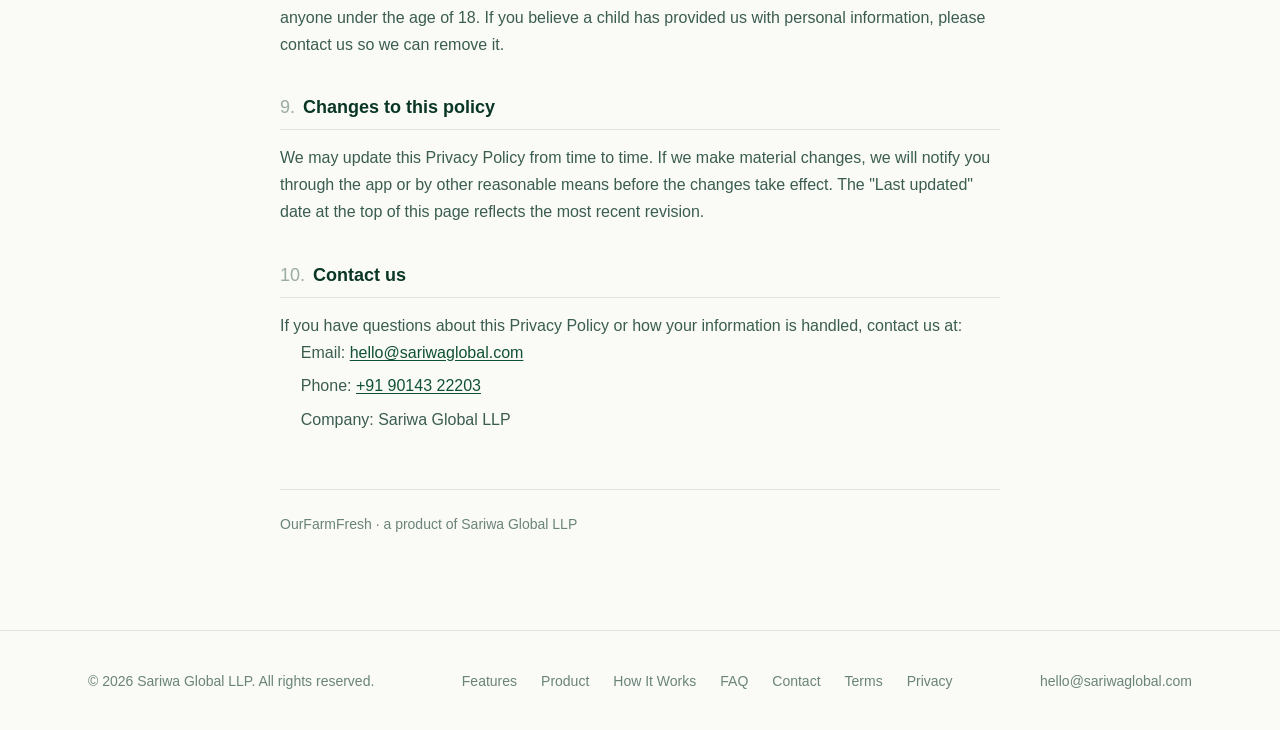
<file: privacy/index.html>
<!DOCTYPE html><html lang="en"><head><meta charset="utf-8"><meta name="viewport" content="width=device-width, initial-scale=1"><link rel="icon" type="image/svg+xml" href="/favicon.svg"><meta name="description" content="How OurFarmFresh collects, uses, and protects your data."><title>Privacy Policy: OurFarmFresh</title><link rel="stylesheet" href="/_astro/Footer.CrCN6NYe.css"><style>.legal-content[data-astro-cid-fmzvkzhr] section{margin-bottom:2.25rem;scroll-margin-top:5.5rem}.legal-content[data-astro-cid-fmzvkzhr] h2{color:var(--color-brand-900);border-bottom:1px solid #0a36251a;align-items:baseline;gap:.5rem;margin:0 0 .875rem;padding-bottom:.5rem;font-size:1.125rem;font-weight:600;display:flex}.legal-content[data-astro-cid-fmzvkzhr] h2 .num{color:#0a362566;font-weight:500}.legal-content[data-astro-cid-fmzvkzhr] p,.legal-content[data-astro-cid-fmzvkzhr] li{color:#0a3625cc;line-height:1.7}.legal-content[data-astro-cid-fmzvkzhr] ul{padding-left:1.3em}.legal-content[data-astro-cid-fmzvkzhr] li{margin-bottom:.4rem}.legal-content[data-astro-cid-fmzvkzhr] a{color:var(--color-brand-700);text-underline-offset:2px;text-decoration:underline}.legal-content[data-astro-cid-fmzvkzhr] strong{color:var(--color-brand-900)}.legal-placeholder[data-astro-cid-fmzvkzhr],.legal-content[data-astro-cid-fmzvkzhr] .legal-placeholder{background:var(--color-brand-50);color:var(--color-brand-900);border:1px solid #0a36251f;border-radius:4px;padding:1px 6px;font-family:ui-monospace,SFMono-Regular,Menlo,Consolas,monospace;font-size:.88em}@media (width<=520px){.legal-content[data-astro-cid-fmzvkzhr] nav.toc ol{grid-template-columns:1fr}}
</style></head><body class="relative text-brand-900 antialiased"><div aria-hidden="true" class="pointer-events-none fixed inset-0 -z-10 overflow-hidden"><div class="absolute -left-40 -top-40 h-96 w-96 rounded-full bg-brand-600/30 blur-[100px]"></div><div class="absolute right-0 top-1/3 h-[28rem] w-[28rem] rounded-full bg-accent-400/25 blur-[120px]"></div><div class="absolute -bottom-20 left-1/4 h-96 w-96 rounded-full bg-brand-700/25 blur-[100px]"></div></div><header class="glass sticky top-0 z-50"><nav class="mx-auto flex max-w-6xl items-center justify-between px-6 py-4"><a href="/#top" class="shrink-0"><img src="/web_logo.png" alt="OurFarmFresh" class="h-8 w-auto"></a><ul class="hidden items-center gap-8 text-sm font-medium text-brand-900/80 md:flex"><li><a href="/#features" class="transition-colors hover:text-brand-700">Features</a></li><li><a href="/#product-suite" class="transition-colors hover:text-brand-700">Product</a></li><li><a href="/#how-it-works" class="transition-colors hover:text-brand-700">How It Works</a></li><li><a href="/#faq" class="transition-colors hover:text-brand-700">FAQ</a></li><li><a href="/contact-us" class="transition-colors hover:text-brand-700">Contact</a></li></ul><a href="/contact-us" class="rounded-full bg-brand-700 px-5 py-2 text-sm font-semibold text-white transition-all duration-300 hover:scale-105 hover:bg-brand-600 active:scale-95">Contact Us</a></nav></header><main class="mx-auto max-w-3xl px-6 py-16 md:py-24" data-astro-cid-fmzvkzhr><header class="mb-8" data-astro-cid-fmzvkzhr><h1 class="text-3xl font-bold tracking-tight text-brand-900 md:text-4xl" data-astro-cid-fmzvkzhr>Privacy Policy</h1><p class="mt-2 text-sm text-brand-900/60" data-astro-cid-fmzvkzhr>Last updated: <span class="legal-placeholder" data-astro-cid-fmzvkzhr>July 31, 2026</span> &middot; Applies to the OurFarmFresh app and ordering service</p></header><nav aria-label="Table of contents" class="glass mb-10 rounded-2xl p-5" data-astro-cid-fmzvkzhr><h2 class="mb-3 text-xs font-semibold uppercase tracking-widest text-brand-900/50" data-astro-cid-fmzvkzhr>Contents</h2><ol class="grid list-decimal gap-x-6 gap-y-2 pl-5 sm:grid-cols-2" data-astro-cid-fmzvkzhr><li class="text-sm" data-astro-cid-fmzvkzhr><a href="#scope" class="text-brand-700 transition-colors hover:text-brand-900 hover:underline" data-astro-cid-fmzvkzhr>Scope</a></li><li class="text-sm" data-astro-cid-fmzvkzhr><a href="#information-we-collect" class="text-brand-700 transition-colors hover:text-brand-900 hover:underline" data-astro-cid-fmzvkzhr>Information we collect</a></li><li class="text-sm" data-astro-cid-fmzvkzhr><a href="#how-we-use-it" class="text-brand-700 transition-colors hover:text-brand-900 hover:underline" data-astro-cid-fmzvkzhr>How we use it</a></li><li class="text-sm" data-astro-cid-fmzvkzhr><a href="#how-we-share-it" class="text-brand-700 transition-colors hover:text-brand-900 hover:underline" data-astro-cid-fmzvkzhr>How we share it</a></li><li class="text-sm" data-astro-cid-fmzvkzhr><a href="#retention" class="text-brand-700 transition-colors hover:text-brand-900 hover:underline" data-astro-cid-fmzvkzhr>Data retention &amp; deletion</a></li><li class="text-sm" data-astro-cid-fmzvkzhr><a href="#security" class="text-brand-700 transition-colors hover:text-brand-900 hover:underline" data-astro-cid-fmzvkzhr>Data security</a></li><li class="text-sm" data-astro-cid-fmzvkzhr><a href="#your-choices" class="text-brand-700 transition-colors hover:text-brand-900 hover:underline" data-astro-cid-fmzvkzhr>Your rights &amp; choices</a></li><li class="text-sm" data-astro-cid-fmzvkzhr><a href="#children" class="text-brand-700 transition-colors hover:text-brand-900 hover:underline" data-astro-cid-fmzvkzhr>Children&#39;s privacy</a></li><li class="text-sm" data-astro-cid-fmzvkzhr><a href="#changes" class="text-brand-700 transition-colors hover:text-brand-900 hover:underline" data-astro-cid-fmzvkzhr>Changes to this policy</a></li><li class="text-sm" data-astro-cid-fmzvkzhr><a href="#contact" class="text-brand-700 transition-colors hover:text-brand-900 hover:underline" data-astro-cid-fmzvkzhr>Contact us</a></li></ol></nav><div class="legal-content" data-astro-cid-fmzvkzhr><section id="scope"><h2><span class="num">1.</span>Scope</h2><p>This Privacy Policy explains how Sariwa Global LLP ("we", "us", "our") collects, uses, and shares information when you use the OurFarmFresh app or website to order milk, dairy products, vegetables, or other produce for delivery, including one-time orders and recurring subscription deliveries (the "Service").</p><p>By creating an account or placing an order, you agree to the collection and use of information as described in this policy.</p></section><section id="information-we-collect"><h2><span class="num">2.</span>Information we collect</h2><p>We collect only what's needed to verify your identity, deliver your order, and support you if something goes wrong:</p><ul><li><strong>Account information</strong>, your mobile number (used to sign in via a one-time password; we do not use passwords or require an email address) and your name, if you choose to provide it.</li><li><strong>Delivery addresses</strong>, the addresses you save, including the precise location needed to plan an efficient delivery route to you.</li><li><strong>Order &amp; subscription history</strong>, what you've ordered, delivery dates, quantities, and the status of each order or subscription.</li><li><strong>Payment information</strong>, payments are processed by Razorpay, our third-party payment processor. We receive confirmation that a payment succeeded and its amount; we do <strong>not</strong> receive or store your card, UPI, or bank account details.</li><li><strong>Device &amp; notification data</strong>, a device token used to send you order-status push notifications, managed through Firebase Cloud Messaging.</li><li><strong>Support communications</strong>, anything you tell us directly if you contact support.</li></ul><p>We do not collect your precise location in the background, only the address location you explicitly save for delivery.</p></section><section id="how-we-use-it"><h2><span class="num">3.</span>How we use it</h2><ul><li>To verify your identity and let you sign in (OTP sent by SMS).</li><li>To fulfil your orders: pricing, packing, and routing deliveries to your saved address.</li><li>To process payments and issue confirmations, through Razorpay.</li><li>To send you order-related notifications (confirmation, out for delivery, delivered, cancelled).</li><li>To manage subscription deliveries, scheduling, pausing, resuming, or cancelling recurring orders at your request.</li><li>To provide customer support and resolve issues with an order.</li><li>To maintain the security and integrity of the Service, including preventing abuse of promotional or trial offers.</li></ul><p>We do not use your information for third-party advertising, and we do not sell your personal information.</p></section><section id="how-we-share-it"><h2><span class="num">4.</span>How we share it</h2><p>We share information only where necessary to operate the Service:</p><ul><li><strong>Razorpay</strong>, to process your payment. Razorpay's own privacy policy governs how it handles your payment details.</li><li><strong>Firebase (Google)</strong>, to deliver push notifications to your device.</li><li><strong>Delivery staff</strong>, your delivery address and contact number are shared with the person fulfilling your delivery, solely to complete it.</li><li><strong>The business's own staff</strong>, the business's admin team can view your order and account details to provide support and manage your orders. Staff at one business cannot see customers of a different business on this platform.</li><li><strong>Legal requirements</strong>, if required to comply with a law, regulation, or valid legal process.</li></ul><p>We do not sell your personal information to third parties, and we do not share it for third-party marketing purposes.</p></section><section id="retention"><h2><span class="num">5.</span>Data retention &amp; deletion</h2><p>If you request account deletion, we deactivate your account immediately. You will no longer be able to sign in, and your account is not visible for placing new orders.</p><p>We retain your order, address, and subscription history after deactivation. This is standard practice for any commerce platform: past orders are financial and delivery records that businesses are typically required to keep for accounting, tax, and dispute-resolution purposes, and removing them would also affect other records, like settlement and delivery logs, that depend on them. We do not use retained data from a deactivated account for any active purpose such as marketing.</p><p>If you have specific concerns about data retention, contact us using the details in <a href="#contact">Section 10</a>.</p></section><section id="security"><h2><span class="num">6.</span>Data security</h2><ul><li>All data is transmitted over encrypted (HTTPS) connections.</li><li>Your data is logically separated from other businesses using the same platform. There is no cross-business access.</li><li>Access to customer data within a business is limited to that business's own staff accounts, based on their role.</li><li>We do not store your payment card or bank details on our systems. That is handled entirely by Razorpay.</li></ul><p>No method of transmission or storage is 100% secure, but we work to protect your information using industry-standard practices.</p></section><section id="your-choices"><h2><span class="num">7.</span>Your rights &amp; choices</h2><ul><li><strong>Update your profile</strong>, change your name at any time from your account settings.</li><li><strong>Manage addresses</strong>, add, edit, or remove saved delivery addresses.</li><li><strong>Manage subscriptions</strong>, pause, resume, or cancel a recurring delivery subscription at any time.</li><li><strong>Notifications</strong>, control push notification permissions through your device's settings.</li><li><strong>Delete your account</strong>, request account deletion from within the app, or by contacting us (see <a href="#retention">Section 5</a> for what this does and does not remove).</li></ul></section><section id="children"><h2><span class="num">8.</span>Children's privacy</h2><p>The Service is not directed at children, and we do not knowingly collect personal information from anyone under the age of 18. If you believe a child has provided us with personal information, please contact us so we can remove it.</p></section><section id="changes"><h2><span class="num">9.</span>Changes to this policy</h2><p>We may update this Privacy Policy from time to time. If we make material changes, we will notify you through the app or by other reasonable means before the changes take effect. The "Last updated" date at the top of this page reflects the most recent revision.</p></section><section id="contact"><h2><span class="num">10.</span>Contact us</h2><p>If you have questions about this Privacy Policy or how your information is handled, contact us at:</p><ul><li>Email: <a href="mailto:hello@sariwaglobal.com">hello@sariwaglobal.com</a></li><li>Phone: <a href="tel:+919014322203">+91 90143 22203</a></li><li>Company: Sariwa Global LLP</li></ul></section></div><footer class="mt-14 border-t border-brand-900/10 pt-6 text-sm text-brand-900/60" data-astro-cid-fmzvkzhr><p data-astro-cid-fmzvkzhr>OurFarmFresh &middot; a product of Sariwa Global LLP</p></footer></main><footer class="border-t border-brand-900/10"><div class="mx-auto flex max-w-6xl flex-col items-center gap-4 px-6 py-10 text-sm text-brand-900/60 md:flex-row md:justify-between"><p>&copy; 2026 Sariwa Global LLP. All rights reserved.</p><ul class="flex flex-wrap justify-center gap-6"><li><a href="/#features" class="hover:text-brand-700">Features</a></li><li><a href="/#product-suite" class="hover:text-brand-700">Product</a></li><li><a href="/#how-it-works" class="hover:text-brand-700">How It Works</a></li><li><a href="/#faq" class="hover:text-brand-700">FAQ</a></li><li><a href="/contact-us" class="hover:text-brand-700">Contact</a></li><li><a href="/terms" class="hover:text-brand-700">Terms</a></li><li><a href="/privacy" class="hover:text-brand-700">Privacy</a></li></ul><a href="mailto:hello@sariwaglobal.com" class="hover:text-brand-700">hello@sariwaglobal.com</a></div></footer><script type="module">var e=new IntersectionObserver(t=>{for(let n of t)n.isIntersecting&&(n.target.classList.add(`is-visible`),e.unobserve(n.target))},{threshold:.15});document.querySelectorAll(`[data-reveal]`).forEach(t=>e.observe(t));</script></body></html>
</file>
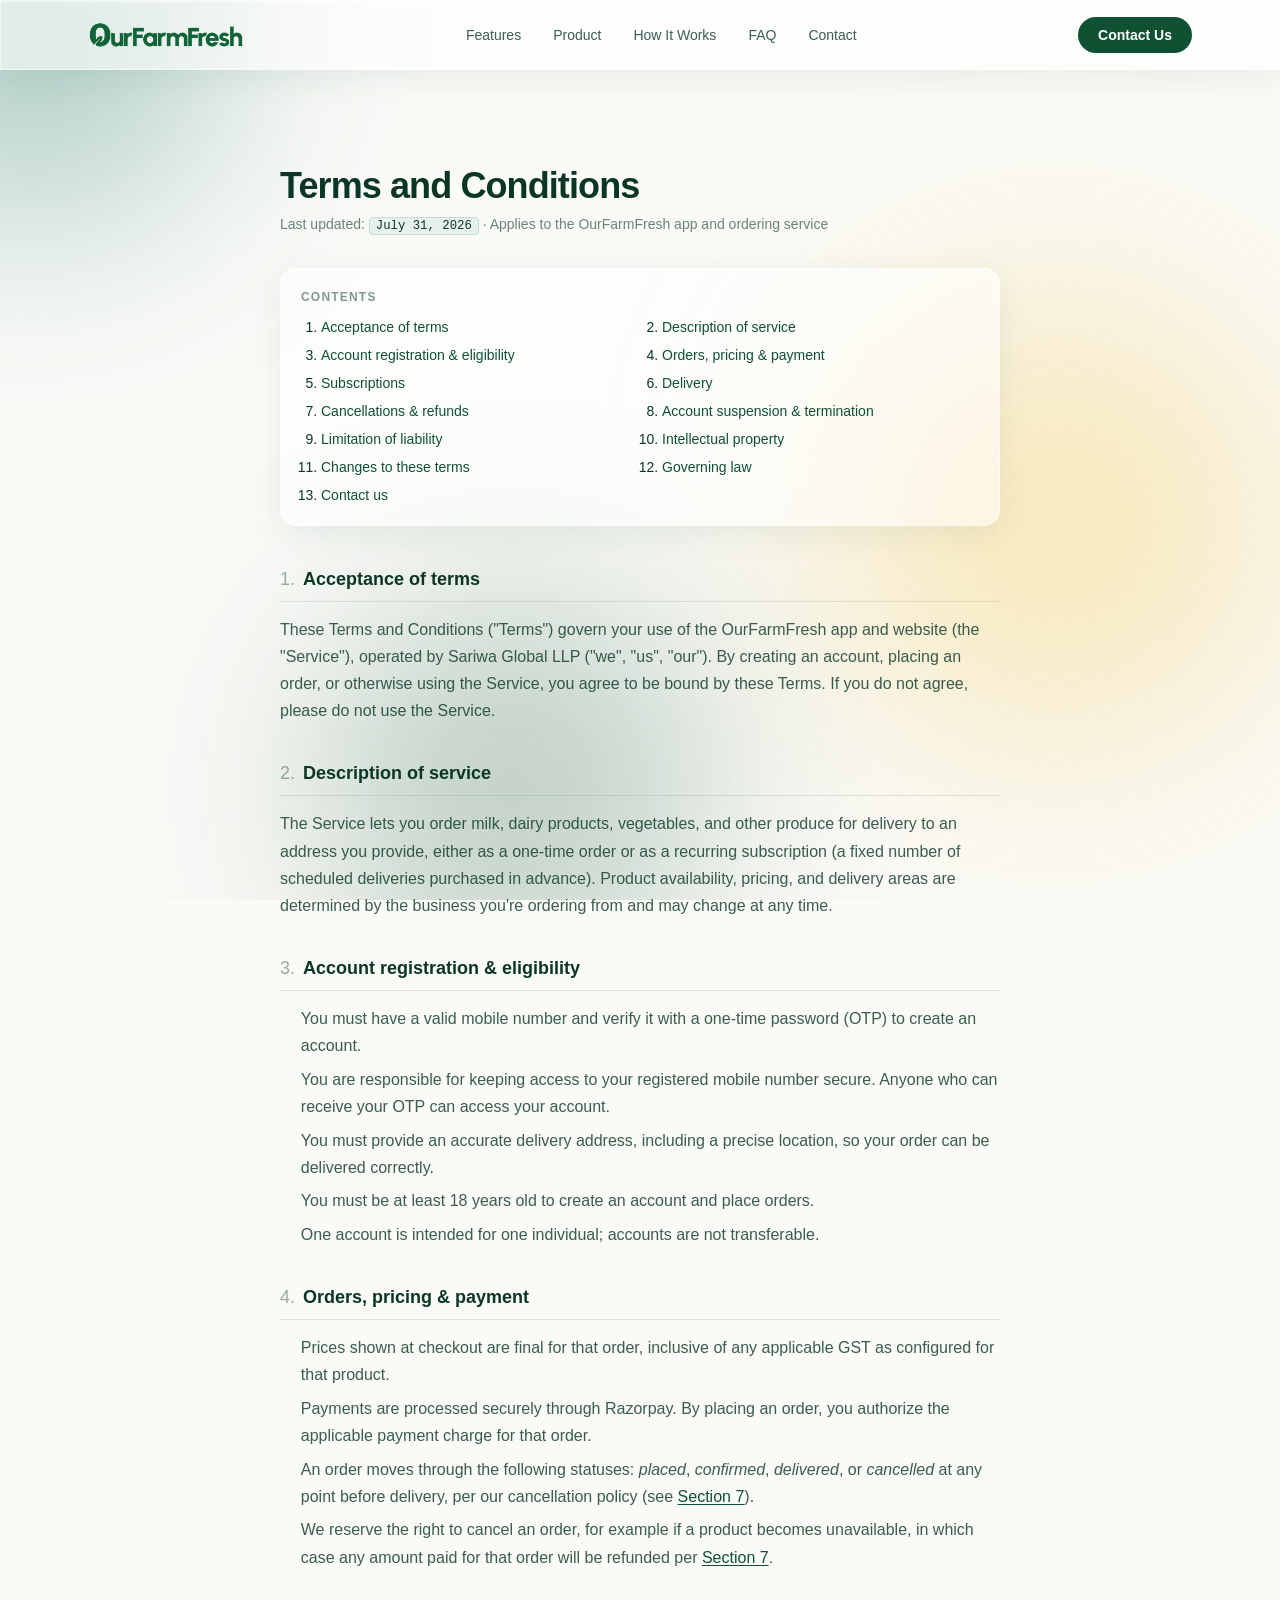
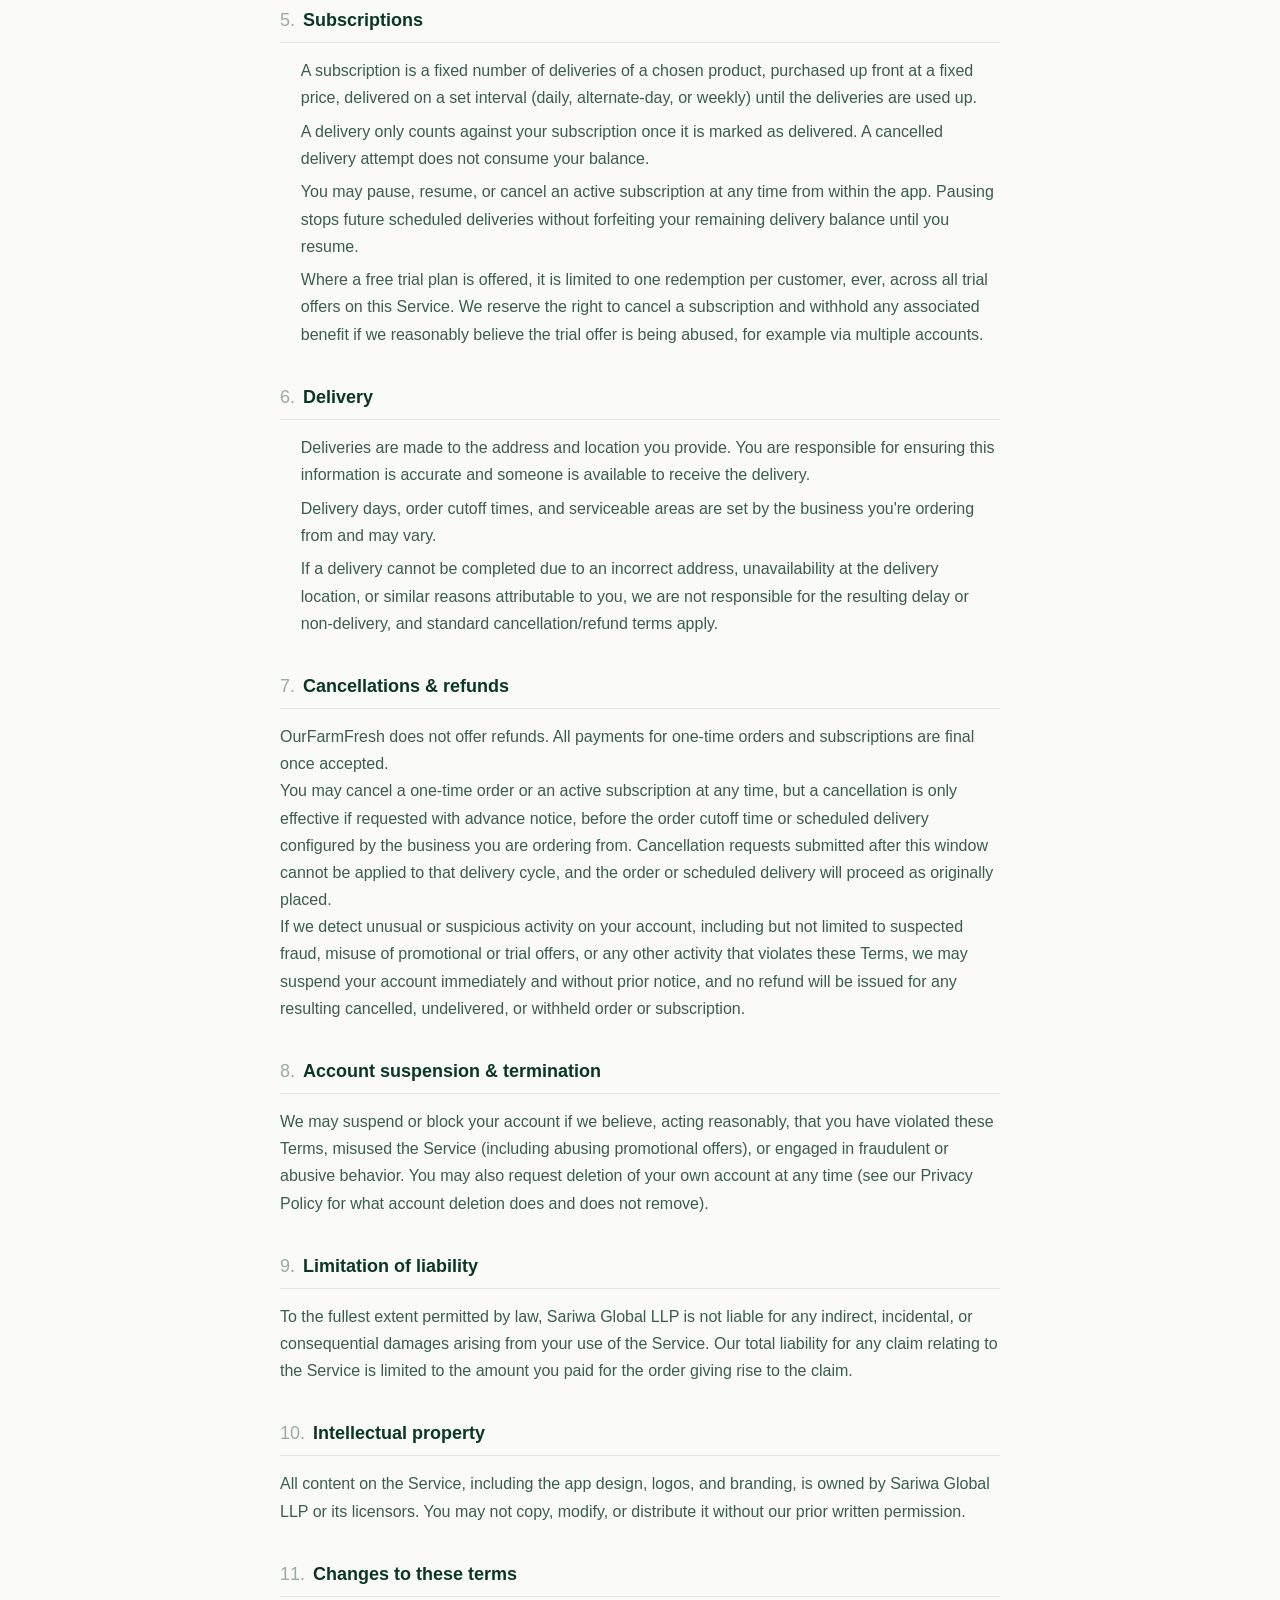
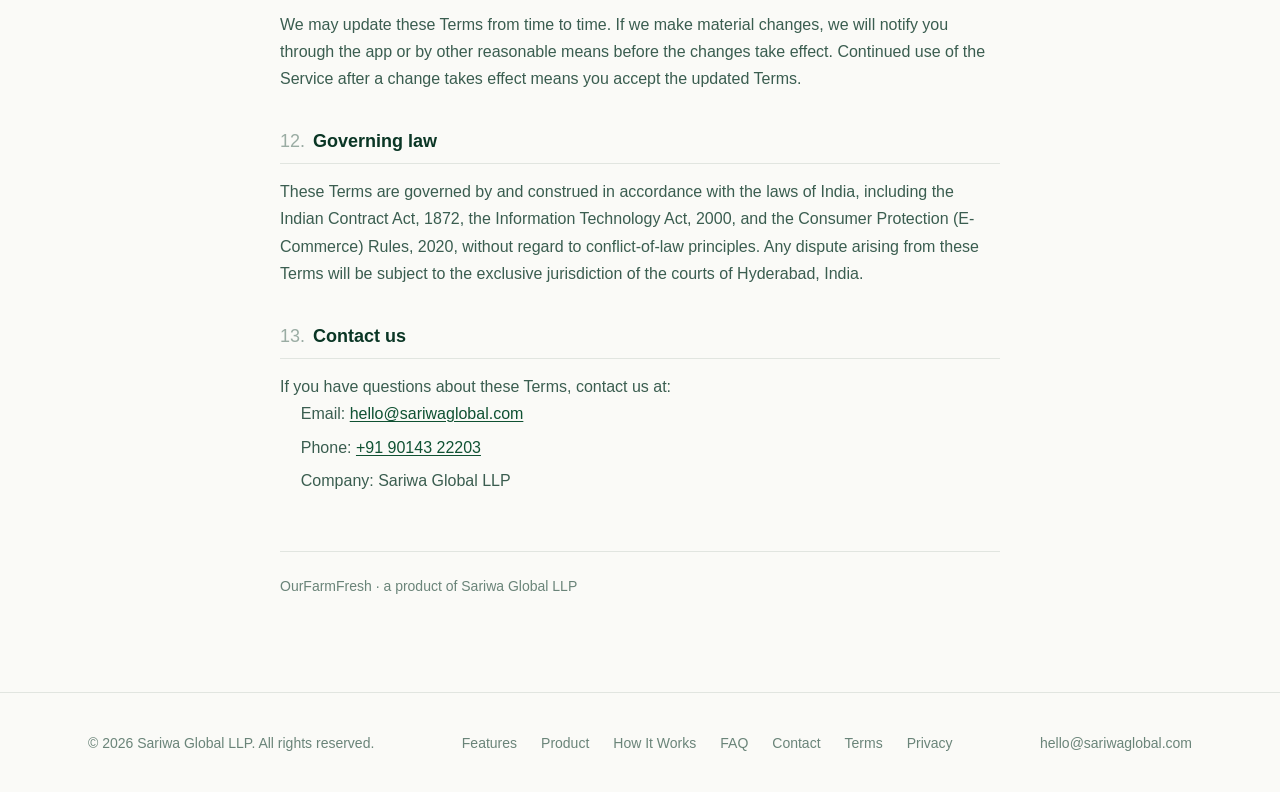
<file: terms/index.html>
<!DOCTYPE html><html lang="en"><head><meta charset="utf-8"><meta name="viewport" content="width=device-width, initial-scale=1"><link rel="icon" type="image/svg+xml" href="/favicon.svg"><meta name="description" content="Terms and conditions for the OurFarmFresh app and ordering service."><title>Terms and Conditions: OurFarmFresh</title><link rel="stylesheet" href="/_astro/Footer.CrCN6NYe.css"><style>.legal-content[data-astro-cid-fmzvkzhr] section{margin-bottom:2.25rem;scroll-margin-top:5.5rem}.legal-content[data-astro-cid-fmzvkzhr] h2{color:var(--color-brand-900);border-bottom:1px solid #0a36251a;align-items:baseline;gap:.5rem;margin:0 0 .875rem;padding-bottom:.5rem;font-size:1.125rem;font-weight:600;display:flex}.legal-content[data-astro-cid-fmzvkzhr] h2 .num{color:#0a362566;font-weight:500}.legal-content[data-astro-cid-fmzvkzhr] p,.legal-content[data-astro-cid-fmzvkzhr] li{color:#0a3625cc;line-height:1.7}.legal-content[data-astro-cid-fmzvkzhr] ul{padding-left:1.3em}.legal-content[data-astro-cid-fmzvkzhr] li{margin-bottom:.4rem}.legal-content[data-astro-cid-fmzvkzhr] a{color:var(--color-brand-700);text-underline-offset:2px;text-decoration:underline}.legal-content[data-astro-cid-fmzvkzhr] strong{color:var(--color-brand-900)}.legal-placeholder[data-astro-cid-fmzvkzhr],.legal-content[data-astro-cid-fmzvkzhr] .legal-placeholder{background:var(--color-brand-50);color:var(--color-brand-900);border:1px solid #0a36251f;border-radius:4px;padding:1px 6px;font-family:ui-monospace,SFMono-Regular,Menlo,Consolas,monospace;font-size:.88em}@media (width<=520px){.legal-content[data-astro-cid-fmzvkzhr] nav.toc ol{grid-template-columns:1fr}}
</style></head><body class="relative text-brand-900 antialiased"><div aria-hidden="true" class="pointer-events-none fixed inset-0 -z-10 overflow-hidden"><div class="absolute -left-40 -top-40 h-96 w-96 rounded-full bg-brand-600/30 blur-[100px]"></div><div class="absolute right-0 top-1/3 h-[28rem] w-[28rem] rounded-full bg-accent-400/25 blur-[120px]"></div><div class="absolute -bottom-20 left-1/4 h-96 w-96 rounded-full bg-brand-700/25 blur-[100px]"></div></div><header class="glass sticky top-0 z-50"><nav class="mx-auto flex max-w-6xl items-center justify-between px-6 py-4"><a href="/#top" class="shrink-0"><img src="/web_logo.png" alt="OurFarmFresh" class="h-8 w-auto"></a><ul class="hidden items-center gap-8 text-sm font-medium text-brand-900/80 md:flex"><li><a href="/#features" class="transition-colors hover:text-brand-700">Features</a></li><li><a href="/#product-suite" class="transition-colors hover:text-brand-700">Product</a></li><li><a href="/#how-it-works" class="transition-colors hover:text-brand-700">How It Works</a></li><li><a href="/#faq" class="transition-colors hover:text-brand-700">FAQ</a></li><li><a href="/contact-us" class="transition-colors hover:text-brand-700">Contact</a></li></ul><a href="/contact-us" class="rounded-full bg-brand-700 px-5 py-2 text-sm font-semibold text-white transition-all duration-300 hover:scale-105 hover:bg-brand-600 active:scale-95">Contact Us</a></nav></header><main class="mx-auto max-w-3xl px-6 py-16 md:py-24" data-astro-cid-fmzvkzhr><header class="mb-8" data-astro-cid-fmzvkzhr><h1 class="text-3xl font-bold tracking-tight text-brand-900 md:text-4xl" data-astro-cid-fmzvkzhr>Terms and Conditions</h1><p class="mt-2 text-sm text-brand-900/60" data-astro-cid-fmzvkzhr>Last updated: <span class="legal-placeholder" data-astro-cid-fmzvkzhr>July 31, 2026</span> &middot; Applies to the OurFarmFresh app and ordering service</p></header><nav aria-label="Table of contents" class="glass mb-10 rounded-2xl p-5" data-astro-cid-fmzvkzhr><h2 class="mb-3 text-xs font-semibold uppercase tracking-widest text-brand-900/50" data-astro-cid-fmzvkzhr>Contents</h2><ol class="grid list-decimal gap-x-6 gap-y-2 pl-5 sm:grid-cols-2" data-astro-cid-fmzvkzhr><li class="text-sm" data-astro-cid-fmzvkzhr><a href="#acceptance" class="text-brand-700 transition-colors hover:text-brand-900 hover:underline" data-astro-cid-fmzvkzhr>Acceptance of terms</a></li><li class="text-sm" data-astro-cid-fmzvkzhr><a href="#service" class="text-brand-700 transition-colors hover:text-brand-900 hover:underline" data-astro-cid-fmzvkzhr>Description of service</a></li><li class="text-sm" data-astro-cid-fmzvkzhr><a href="#accounts" class="text-brand-700 transition-colors hover:text-brand-900 hover:underline" data-astro-cid-fmzvkzhr>Account registration &amp; eligibility</a></li><li class="text-sm" data-astro-cid-fmzvkzhr><a href="#orders" class="text-brand-700 transition-colors hover:text-brand-900 hover:underline" data-astro-cid-fmzvkzhr>Orders, pricing &amp; payment</a></li><li class="text-sm" data-astro-cid-fmzvkzhr><a href="#subscriptions" class="text-brand-700 transition-colors hover:text-brand-900 hover:underline" data-astro-cid-fmzvkzhr>Subscriptions</a></li><li class="text-sm" data-astro-cid-fmzvkzhr><a href="#delivery" class="text-brand-700 transition-colors hover:text-brand-900 hover:underline" data-astro-cid-fmzvkzhr>Delivery</a></li><li class="text-sm" data-astro-cid-fmzvkzhr><a href="#cancellations" class="text-brand-700 transition-colors hover:text-brand-900 hover:underline" data-astro-cid-fmzvkzhr>Cancellations &amp; refunds</a></li><li class="text-sm" data-astro-cid-fmzvkzhr><a href="#suspension" class="text-brand-700 transition-colors hover:text-brand-900 hover:underline" data-astro-cid-fmzvkzhr>Account suspension &amp; termination</a></li><li class="text-sm" data-astro-cid-fmzvkzhr><a href="#liability" class="text-brand-700 transition-colors hover:text-brand-900 hover:underline" data-astro-cid-fmzvkzhr>Limitation of liability</a></li><li class="text-sm" data-astro-cid-fmzvkzhr><a href="#ip" class="text-brand-700 transition-colors hover:text-brand-900 hover:underline" data-astro-cid-fmzvkzhr>Intellectual property</a></li><li class="text-sm" data-astro-cid-fmzvkzhr><a href="#changes" class="text-brand-700 transition-colors hover:text-brand-900 hover:underline" data-astro-cid-fmzvkzhr>Changes to these terms</a></li><li class="text-sm" data-astro-cid-fmzvkzhr><a href="#law" class="text-brand-700 transition-colors hover:text-brand-900 hover:underline" data-astro-cid-fmzvkzhr>Governing law</a></li><li class="text-sm" data-astro-cid-fmzvkzhr><a href="#contact" class="text-brand-700 transition-colors hover:text-brand-900 hover:underline" data-astro-cid-fmzvkzhr>Contact us</a></li></ol></nav><div class="legal-content" data-astro-cid-fmzvkzhr><section id="acceptance"><h2><span class="num">1.</span>Acceptance of terms</h2><p>These Terms and Conditions ("Terms") govern your use of the OurFarmFresh app and website (the "Service"), operated by Sariwa Global LLP ("we", "us", "our"). By creating an account, placing an order, or otherwise using the Service, you agree to be bound by these Terms. If you do not agree, please do not use the Service.</p></section><section id="service"><h2><span class="num">2.</span>Description of service</h2><p>The Service lets you order milk, dairy products, vegetables, and other produce for delivery to an address you provide, either as a one-time order or as a recurring subscription (a fixed number of scheduled deliveries purchased in advance). Product availability, pricing, and delivery areas are determined by the business you're ordering from and may change at any time.</p></section><section id="accounts"><h2><span class="num">3.</span>Account registration &amp; eligibility</h2><ul><li>You must have a valid mobile number and verify it with a one-time password (OTP) to create an account.</li><li>You are responsible for keeping access to your registered mobile number secure. Anyone who can receive your OTP can access your account.</li><li>You must provide an accurate delivery address, including a precise location, so your order can be delivered correctly.</li><li>You must be at least 18 years old to create an account and place orders.</li><li>One account is intended for one individual; accounts are not transferable.</li></ul></section><section id="orders"><h2><span class="num">4.</span>Orders, pricing &amp; payment</h2><ul><li>Prices shown at checkout are final for that order, inclusive of any applicable GST as configured for that product.</li><li>Payments are processed securely through Razorpay. By placing an order, you authorize the applicable payment charge for that order.</li><li>An order moves through the following statuses: <em>placed</em>, <em>confirmed</em>, <em>delivered</em>, or <em>cancelled</em> at any point before delivery, per our cancellation policy (see <a href="#cancellations">Section 7</a>).</li><li>We reserve the right to cancel an order, for example if a product becomes unavailable, in which case any amount paid for that order will be refunded per <a href="#cancellations">Section 7</a>.</li></ul></section><section id="subscriptions"><h2><span class="num">5.</span>Subscriptions</h2><ul><li>A subscription is a fixed number of deliveries of a chosen product, purchased up front at a fixed price, delivered on a set interval (daily, alternate-day, or weekly) until the deliveries are used up.</li><li>A delivery only counts against your subscription once it is marked as delivered. A cancelled delivery attempt does not consume your balance.</li><li>You may pause, resume, or cancel an active subscription at any time from within the app. Pausing stops future scheduled deliveries without forfeiting your remaining delivery balance until you resume.</li><li>Where a free trial plan is offered, it is limited to one redemption per customer, ever, across all trial offers on this Service. We reserve the right to cancel a subscription and withhold any associated benefit if we reasonably believe the trial offer is being abused, for example via multiple accounts.</li></ul></section><section id="delivery"><h2><span class="num">6.</span>Delivery</h2><ul><li>Deliveries are made to the address and location you provide. You are responsible for ensuring this information is accurate and someone is available to receive the delivery.</li><li>Delivery days, order cutoff times, and serviceable areas are set by the business you're ordering from and may vary.</li><li>If a delivery cannot be completed due to an incorrect address, unavailability at the delivery location, or similar reasons attributable to you, we are not responsible for the resulting delay or non-delivery, and standard cancellation/refund terms apply.</li></ul></section><section id="cancellations"><h2><span class="num">7.</span>Cancellations &amp; refunds</h2><p>OurFarmFresh does not offer refunds. All payments for one-time orders and subscriptions are final once accepted.</p><p>You may cancel a one-time order or an active subscription at any time, but a cancellation is only effective if requested with advance notice, before the order cutoff time or scheduled delivery configured by the business you are ordering from. Cancellation requests submitted after this window cannot be applied to that delivery cycle, and the order or scheduled delivery will proceed as originally placed.</p><p>If we detect unusual or suspicious activity on your account, including but not limited to suspected fraud, misuse of promotional or trial offers, or any other activity that violates these Terms, we may suspend your account immediately and without prior notice, and no refund will be issued for any resulting cancelled, undelivered, or withheld order or subscription.</p></section><section id="suspension"><h2><span class="num">8.</span>Account suspension &amp; termination</h2><p>We may suspend or block your account if we believe, acting reasonably, that you have violated these Terms, misused the Service (including abusing promotional offers), or engaged in fraudulent or abusive behavior. You may also request deletion of your own account at any time (see our Privacy Policy for what account deletion does and does not remove).</p></section><section id="liability"><h2><span class="num">9.</span>Limitation of liability</h2><p>To the fullest extent permitted by law, Sariwa Global LLP is not liable for any indirect, incidental, or consequential damages arising from your use of the Service. Our total liability for any claim relating to the Service is limited to the amount you paid for the order giving rise to the claim.</p></section><section id="ip"><h2><span class="num">10.</span>Intellectual property</h2><p>All content on the Service, including the app design, logos, and branding, is owned by Sariwa Global LLP or its licensors. You may not copy, modify, or distribute it without our prior written permission.</p></section><section id="changes"><h2><span class="num">11.</span>Changes to these terms</h2><p>We may update these Terms from time to time. If we make material changes, we will notify you through the app or by other reasonable means before the changes take effect. Continued use of the Service after a change takes effect means you accept the updated Terms.</p></section><section id="law"><h2><span class="num">12.</span>Governing law</h2><p>These Terms are governed by and construed in accordance with the laws of India, including the Indian Contract Act, 1872, the Information Technology Act, 2000, and the Consumer Protection (E-Commerce) Rules, 2020, without regard to conflict-of-law principles. Any dispute arising from these Terms will be subject to the exclusive jurisdiction of the courts of Hyderabad, India.</p></section><section id="contact"><h2><span class="num">13.</span>Contact us</h2><p>If you have questions about these Terms, contact us at:</p><ul><li>Email: <a href="mailto:hello@sariwaglobal.com">hello@sariwaglobal.com</a></li><li>Phone: <a href="tel:+919014322203">+91 90143 22203</a></li><li>Company: Sariwa Global LLP</li></ul></section></div><footer class="mt-14 border-t border-brand-900/10 pt-6 text-sm text-brand-900/60" data-astro-cid-fmzvkzhr><p data-astro-cid-fmzvkzhr>OurFarmFresh &middot; a product of Sariwa Global LLP</p></footer></main><footer class="border-t border-brand-900/10"><div class="mx-auto flex max-w-6xl flex-col items-center gap-4 px-6 py-10 text-sm text-brand-900/60 md:flex-row md:justify-between"><p>&copy; 2026 Sariwa Global LLP. All rights reserved.</p><ul class="flex flex-wrap justify-center gap-6"><li><a href="/#features" class="hover:text-brand-700">Features</a></li><li><a href="/#product-suite" class="hover:text-brand-700">Product</a></li><li><a href="/#how-it-works" class="hover:text-brand-700">How It Works</a></li><li><a href="/#faq" class="hover:text-brand-700">FAQ</a></li><li><a href="/contact-us" class="hover:text-brand-700">Contact</a></li><li><a href="/terms" class="hover:text-brand-700">Terms</a></li><li><a href="/privacy" class="hover:text-brand-700">Privacy</a></li></ul><a href="mailto:hello@sariwaglobal.com" class="hover:text-brand-700">hello@sariwaglobal.com</a></div></footer><script type="module">var e=new IntersectionObserver(t=>{for(let n of t)n.isIntersecting&&(n.target.classList.add(`is-visible`),e.unobserve(n.target))},{threshold:.15});document.querySelectorAll(`[data-reveal]`).forEach(t=>e.observe(t));</script></body></html>
</file>
<file: _astro/Footer.CrCN6NYe.css>
/*! tailwindcss v4.3.3 | MIT License | https://tailwindcss.com */
@layer properties{@supports (((-webkit-hyphens:none)) and (not (margin-trim:inline))) or ((-moz-orient:inline) and (not (color:rgb(from red r g b)))){*,:before,:after,::backdrop{--tw-translate-x:0;--tw-translate-y:0;--tw-translate-z:0;--tw-space-y-reverse:0;--tw-divide-y-reverse:0;--tw-border-style:solid;--tw-leading:initial;--tw-font-weight:initial;--tw-tracking:initial;--tw-blur:initial;--tw-brightness:initial;--tw-contrast:initial;--tw-grayscale:initial;--tw-hue-rotate:initial;--tw-invert:initial;--tw-opacity:initial;--tw-saturate:initial;--tw-sepia:initial;--tw-drop-shadow:initial;--tw-drop-shadow-color:initial;--tw-drop-shadow-alpha:100%;--tw-drop-shadow-size:initial;--tw-duration:initial;--tw-scale-x:1;--tw-scale-y:1;--tw-scale-z:1;--tw-shadow:0 0 #0000;--tw-shadow-color:initial;--tw-shadow-alpha:100%;--tw-inset-shadow:0 0 #0000;--tw-inset-shadow-color:initial;--tw-inset-shadow-alpha:100%;--tw-ring-color:initial;--tw-ring-shadow:0 0 #0000;--tw-inset-ring-color:initial;--tw-inset-ring-shadow:0 0 #0000;--tw-ring-inset:initial;--tw-ring-offset-width:0px;--tw-ring-offset-color:#fff;--tw-ring-offset-shadow:0 0 #0000}}}@layer theme{:root,:host{--font-sans:-apple-system, BlinkMacSystemFont, "Segoe UI", Roboto, Helvetica, Arial, sans-serif;--font-mono:ui-monospace, SFMono-Regular, Menlo, Monaco, Consolas, "Liberation Mono", "Courier New", monospace;--color-red-600:oklch(57.7% .245 27.325);--color-white:#fff;--spacing:.25rem;--container-lg:32rem;--container-xl:36rem;--container-2xl:42rem;--container-3xl:48rem;--container-5xl:64rem;--container-6xl:72rem;--text-xs:.75rem;--text-xs--line-height:calc(1 / .75);--text-sm:.875rem;--text-sm--line-height:calc(1.25 / .875);--text-lg:1.125rem;--text-lg--line-height:calc(1.75 / 1.125);--text-xl:1.25rem;--text-xl--line-height:calc(1.75 / 1.25);--text-2xl:1.5rem;--text-2xl--line-height:calc(2 / 1.5);--text-3xl:1.875rem;--text-3xl--line-height:calc(2.25 / 1.875);--text-4xl:2.25rem;--text-4xl--line-height:calc(2.5 / 2.25);--text-5xl:3rem;--text-5xl--line-height:1;--text-7xl:4.5rem;--text-7xl--line-height:1;--font-weight-medium:500;--font-weight-semibold:600;--font-weight-bold:700;--font-weight-extrabold:800;--tracking-tighter:-.05em;--tracking-tight:-.025em;--tracking-wide:.025em;--tracking-widest:.1em;--radius-lg:.5rem;--radius-2xl:1rem;--radius-3xl:1.5rem;--animate-bounce:bounce 1s infinite;--default-transition-duration:.15s;--default-transition-timing-function:cubic-bezier(.4, 0, .2, 1);--default-font-family:var(--font-sans);--default-mono-font-family:var(--font-mono);--color-cream:#fafaf7;--color-brand-50:#e7f1ec;--color-brand-600:#0e6e5c;--color-brand-700:#0f5132;--color-brand-900:#0a3625;--color-accent-400:#f4b400;--color-accent-500:#d99e00}}@layer base{*,:after,:before,::backdrop{box-sizing:border-box;border:0 solid;margin:0;padding:0}::file-selector-button{box-sizing:border-box;border:0 solid;margin:0;padding:0}html,:host{-webkit-text-size-adjust:100%;tab-size:4;line-height:1.5;font-family:var(--default-font-family,-apple-system, BlinkMacSystemFont, "Segoe UI", Roboto, "Helvetica Neue", "Noto Sans", Arial, sans-serif, "Apple Color Emoji", "Segoe UI Emoji", "Segoe UI Symbol", "Noto Color Emoji");font-feature-settings:var(--default-font-feature-settings,normal);font-variation-settings:var(--default-font-variation-settings,normal);-webkit-tap-highlight-color:transparent}hr{height:0;color:inherit;border-top-width:1px}abbr:where([title]){text-decoration:underline dotted}h1,h2,h3,h4,h5,h6{font-size:inherit;font-weight:inherit}a{color:inherit;-webkit-text-decoration:inherit;-webkit-text-decoration:inherit;-webkit-text-decoration:inherit;text-decoration:inherit}b,strong{font-weight:bolder}code,kbd,samp,pre{font-family:var(--default-mono-font-family,ui-monospace, SFMono-Regular, Menlo, Monaco, Consolas, "Liberation Mono", "Courier New", monospace);font-feature-settings:var(--default-mono-font-feature-settings,normal);font-variation-settings:var(--default-mono-font-variation-settings,normal);font-size:1em}small{font-size:80%}sub,sup{vertical-align:baseline;font-size:75%;line-height:0;position:relative}sub{bottom:-.25em}sup{top:-.5em}table{text-indent:0;border-color:inherit;border-collapse:collapse}:-moz-focusring:where(:not(iframe)){outline:auto}progress{vertical-align:baseline}summary{display:list-item}ol,ul,menu{list-style:none}img,svg,video,canvas,audio,iframe,embed,object{vertical-align:middle;display:block}img,video{max-width:100%;height:auto}button,input,select,optgroup,textarea{font:inherit;font-feature-settings:inherit;font-variation-settings:inherit;letter-spacing:inherit;color:inherit;opacity:1;background-color:#0000;border-radius:0}::file-selector-button{font:inherit;font-feature-settings:inherit;font-variation-settings:inherit;letter-spacing:inherit;color:inherit;opacity:1;background-color:#0000;border-radius:0}:where(select:is([multiple],[size])) optgroup{font-weight:bolder}:where(select:is([multiple],[size])) optgroup option{padding-inline-start:20px}::file-selector-button{margin-inline-end:4px}::placeholder{opacity:1}@supports (not ((-webkit-appearance:-apple-pay-button))) or (contain-intrinsic-size:1px){::placeholder{color:currentColor}@supports (color:color-mix(in lab, red, red)){::placeholder{color:color-mix(in oklab, currentcolor 50%, transparent)}}}textarea{resize:vertical}::-webkit-search-decoration{-webkit-appearance:none}::-webkit-date-and-time-value{min-height:1lh;text-align:inherit}::-webkit-datetime-edit{display:inline-flex}::-webkit-datetime-edit-fields-wrapper{padding:0}::-webkit-datetime-edit{padding-block:0}::-webkit-datetime-edit-year-field{padding-block:0}::-webkit-datetime-edit-month-field{padding-block:0}::-webkit-datetime-edit-day-field{padding-block:0}::-webkit-datetime-edit-hour-field{padding-block:0}::-webkit-datetime-edit-minute-field{padding-block:0}::-webkit-datetime-edit-second-field{padding-block:0}::-webkit-datetime-edit-millisecond-field{padding-block:0}::-webkit-datetime-edit-meridiem-field{padding-block:0}::-webkit-calendar-picker-indicator{line-height:1}:-moz-ui-invalid{box-shadow:none}button,input:where([type=button],[type=reset],[type=submit]){appearance:button}::file-selector-button{appearance:button}::-webkit-inner-spin-button{height:auto}::-webkit-outer-spin-button{height:auto}[hidden]:where(:not([hidden=until-found])){display:none!important}}@layer components;@layer utilities{.pointer-events-none{pointer-events:none}.visible{visibility:visible}.absolute{position:absolute}.fixed{position:fixed}.relative{position:relative}.sticky{position:sticky}.inset-0{inset:0}.-top-40{top:calc(var(--spacing) * -40)}.top-0{top:0}.top-1\/3{top:33.3333%}.right-0{right:0}.-bottom-20{bottom:calc(var(--spacing) * -20)}.bottom-8{bottom:calc(var(--spacing) * 8)}.-left-40{left:calc(var(--spacing) * -40)}.left-1\/2{left:50%}.left-1\/4{left:25%}.-z-10{z-index:calc(10 * -1)}.z-50{z-index:50}.mx-auto{margin-inline:auto}.mt-0\.5{margin-top:calc(var(--spacing) * .5)}.mt-1{margin-top:var(--spacing)}.mt-2{margin-top:calc(var(--spacing) * 2)}.mt-3{margin-top:calc(var(--spacing) * 3)}.mt-4{margin-top:calc(var(--spacing) * 4)}.mt-6{margin-top:calc(var(--spacing) * 6)}.mt-10{margin-top:calc(var(--spacing) * 10)}.mt-12{margin-top:calc(var(--spacing) * 12)}.mt-14{margin-top:calc(var(--spacing) * 14)}.mt-16{margin-top:calc(var(--spacing) * 16)}.mt-20{margin-top:calc(var(--spacing) * 20)}.mb-3{margin-bottom:calc(var(--spacing) * 3)}.mb-8{margin-bottom:calc(var(--spacing) * 8)}.mb-10{margin-bottom:calc(var(--spacing) * 10)}.block{display:block}.contents{display:contents}.flex{display:flex}.grid{display:grid}.hidden{display:none}.inline-block{display:inline-block}.h-6{height:calc(var(--spacing) * 6)}.h-8{height:calc(var(--spacing) * 8)}.h-10{height:calc(var(--spacing) * 10)}.h-12{height:calc(var(--spacing) * 12)}.h-96{height:calc(var(--spacing) * 96)}.h-\[28rem\]{height:28rem}.min-h-screen{min-height:100vh}.w-6{width:calc(var(--spacing) * 6)}.w-10{width:calc(var(--spacing) * 10)}.w-12{width:calc(var(--spacing) * 12)}.w-96{width:calc(var(--spacing) * 96)}.w-\[28rem\]{width:28rem}.w-auto{width:auto}.w-full{width:100%}.max-w-2xl{max-width:var(--container-2xl)}.max-w-3xl{max-width:var(--container-3xl)}.max-w-5xl{max-width:var(--container-5xl)}.max-w-6xl{max-width:var(--container-6xl)}.max-w-\[16rem\]{max-width:16rem}.max-w-\[150rem\]{max-width:150rem}.max-w-lg{max-width:var(--container-lg)}.max-w-xl{max-width:var(--container-xl)}.shrink-0{flex-shrink:0}.-translate-x-1\/2{--tw-translate-x:calc(calc(1 / 2 * 100%) * -1);translate:var(--tw-translate-x) var(--tw-translate-y)}.animate-bounce{animation:var(--animate-bounce)}.cursor-pointer{cursor:pointer}.resize-none{resize:none}.scroll-mt-24{scroll-margin-top:calc(var(--spacing) * 24)}.list-decimal{list-style-type:decimal}.list-none{list-style-type:none}.flex-col{flex-direction:column}.flex-wrap{flex-wrap:wrap}.items-center{align-items:center}.items-start{align-items:flex-start}.justify-between{justify-content:space-between}.justify-center{justify-content:center}.gap-3{gap:calc(var(--spacing) * 3)}.gap-4{gap:calc(var(--spacing) * 4)}.gap-6{gap:calc(var(--spacing) * 6)}.gap-8{gap:calc(var(--spacing) * 8)}.gap-10{gap:calc(var(--spacing) * 10)}.gap-12{gap:calc(var(--spacing) * 12)}.gap-28{gap:calc(var(--spacing) * 28)}:where(.space-y-3>:not(:last-child)){--tw-space-y-reverse:0;margin-block-start:calc(calc(var(--spacing) * 3) * var(--tw-space-y-reverse));margin-block-end:calc(calc(var(--spacing) * 3) * calc(1 - var(--tw-space-y-reverse)))}:where(.space-y-4>:not(:last-child)){--tw-space-y-reverse:0;margin-block-start:calc(calc(var(--spacing) * 4) * var(--tw-space-y-reverse));margin-block-end:calc(calc(var(--spacing) * 4) * calc(1 - var(--tw-space-y-reverse)))}:where(.space-y-5>:not(:last-child)){--tw-space-y-reverse:0;margin-block-start:calc(calc(var(--spacing) * 5) * var(--tw-space-y-reverse));margin-block-end:calc(calc(var(--spacing) * 5) * calc(1 - var(--tw-space-y-reverse)))}.gap-x-6{column-gap:calc(var(--spacing) * 6)}.gap-y-2{row-gap:calc(var(--spacing) * 2)}:where(.divide-y>:not(:last-child)){--tw-divide-y-reverse:0;border-bottom-style:var(--tw-border-style);border-top-style:var(--tw-border-style);border-top-width:calc(1px * var(--tw-divide-y-reverse));border-bottom-width:calc(1px * calc(1 - var(--tw-divide-y-reverse)))}:where(.divide-brand-900\/10>:not(:last-child)){border-color:#0a36251a}@supports (color:color-mix(in lab, red, red)){:where(.divide-brand-900\/10>:not(:last-child)){border-color:color-mix(in oklab, var(--color-brand-900) 10%, transparent)}}.overflow-hidden{overflow:hidden}.rounded-2xl{border-radius:var(--radius-2xl)}.rounded-3xl{border-radius:var(--radius-3xl)}.rounded-full{border-radius:3.40282e38px}.rounded-lg{border-radius:var(--radius-lg)}.border{border-style:var(--tw-border-style);border-width:1px}.border-t{border-top-style:var(--tw-border-style);border-top-width:1px}.border-brand-900\/10{border-color:#0a36251a}@supports (color:color-mix(in lab, red, red)){.border-brand-900\/10{border-color:color-mix(in oklab, var(--color-brand-900) 10%, transparent)}}.border-brand-900\/15{border-color:#0a362526}@supports (color:color-mix(in lab, red, red)){.border-brand-900\/15{border-color:color-mix(in oklab, var(--color-brand-900) 15%, transparent)}}.bg-accent-400{background-color:var(--color-accent-400)}.bg-accent-400\/25{background-color:#f4b40040}@supports (color:color-mix(in lab, red, red)){.bg-accent-400\/25{background-color:color-mix(in oklab, var(--color-accent-400) 25%, transparent)}}.bg-brand-50{background-color:var(--color-brand-50)}.bg-brand-600\/30{background-color:#0e6e5c4d}@supports (color:color-mix(in lab, red, red)){.bg-brand-600\/30{background-color:color-mix(in oklab, var(--color-brand-600) 30%, transparent)}}.bg-brand-700{background-color:var(--color-brand-700)}.bg-brand-700\/25{background-color:#0f513240}@supports (color:color-mix(in lab, red, red)){.bg-brand-700\/25{background-color:color-mix(in oklab, var(--color-brand-700) 25%, transparent)}}.bg-brand-900{background-color:var(--color-brand-900)}.bg-brand-900\/5{background-color:#0a36250d}@supports (color:color-mix(in lab, red, red)){.bg-brand-900\/5{background-color:color-mix(in oklab, var(--color-brand-900) 5%, transparent)}}.bg-white\/80{background-color:#fffc}@supports (color:color-mix(in lab, red, red)){.bg-white\/80{background-color:color-mix(in oklab, var(--color-white) 80%, transparent)}}.p-5{padding:calc(var(--spacing) * 5)}.p-6{padding:calc(var(--spacing) * 6)}.p-8{padding:calc(var(--spacing) * 8)}.p-10{padding:calc(var(--spacing) * 10)}.px-4{padding-inline:calc(var(--spacing) * 4)}.px-5{padding-inline:calc(var(--spacing) * 5)}.px-6{padding-inline:calc(var(--spacing) * 6)}.px-8{padding-inline:calc(var(--spacing) * 8)}.py-2{padding-block:calc(var(--spacing) * 2)}.py-2\.5{padding-block:calc(var(--spacing) * 2.5)}.py-3{padding-block:calc(var(--spacing) * 3)}.py-4{padding-block:calc(var(--spacing) * 4)}.py-10{padding-block:calc(var(--spacing) * 10)}.py-16{padding-block:calc(var(--spacing) * 16)}.py-20{padding-block:calc(var(--spacing) * 20)}.py-24{padding-block:calc(var(--spacing) * 24)}.pt-6{padding-top:calc(var(--spacing) * 6)}.pl-5{padding-left:calc(var(--spacing) * 5)}.text-center{text-align:center}.text-2xl{font-size:var(--text-2xl);line-height:var(--tw-leading,var(--text-2xl--line-height))}.text-3xl{font-size:var(--text-3xl);line-height:var(--tw-leading,var(--text-3xl--line-height))}.text-4xl{font-size:var(--text-4xl);line-height:var(--tw-leading,var(--text-4xl--line-height))}.text-5xl{font-size:var(--text-5xl);line-height:var(--tw-leading,var(--text-5xl--line-height))}.text-lg{font-size:var(--text-lg);line-height:var(--tw-leading,var(--text-lg--line-height))}.text-sm{font-size:var(--text-sm);line-height:var(--tw-leading,var(--text-sm--line-height))}.text-xs{font-size:var(--text-xs);line-height:var(--tw-leading,var(--text-xs--line-height))}.leading-\[1\.05\]{--tw-leading:1.05;line-height:1.05}.font-bold{--tw-font-weight:var(--font-weight-bold);font-weight:var(--font-weight-bold)}.font-extrabold{--tw-font-weight:var(--font-weight-extrabold);font-weight:var(--font-weight-extrabold)}.font-medium{--tw-font-weight:var(--font-weight-medium);font-weight:var(--font-weight-medium)}.font-semibold{--tw-font-weight:var(--font-weight-semibold);font-weight:var(--font-weight-semibold)}.tracking-tight{--tw-tracking:var(--tracking-tight);letter-spacing:var(--tracking-tight)}.tracking-tighter{--tw-tracking:var(--tracking-tighter);letter-spacing:var(--tracking-tighter)}.tracking-wide{--tw-tracking:var(--tracking-wide);letter-spacing:var(--tracking-wide)}.tracking-widest{--tw-tracking:var(--tracking-widest);letter-spacing:var(--tracking-widest)}.text-accent-400{color:var(--color-accent-400)}.text-brand-700{color:var(--color-brand-700)}.text-brand-900{color:var(--color-brand-900)}.text-brand-900\/40{color:#0a362566}@supports (color:color-mix(in lab, red, red)){.text-brand-900\/40{color:color-mix(in oklab, var(--color-brand-900) 40%, transparent)}}.text-brand-900\/50{color:#0a362580}@supports (color:color-mix(in lab, red, red)){.text-brand-900\/50{color:color-mix(in oklab, var(--color-brand-900) 50%, transparent)}}.text-brand-900\/60{color:#0a362599}@supports (color:color-mix(in lab, red, red)){.text-brand-900\/60{color:color-mix(in oklab, var(--color-brand-900) 60%, transparent)}}.text-brand-900\/70{color:#0a3625b3}@supports (color:color-mix(in lab, red, red)){.text-brand-900\/70{color:color-mix(in oklab, var(--color-brand-900) 70%, transparent)}}.text-brand-900\/80{color:#0a3625cc}@supports (color:color-mix(in lab, red, red)){.text-brand-900\/80{color:color-mix(in oklab, var(--color-brand-900) 80%, transparent)}}.text-red-600{color:var(--color-red-600)}.text-white{color:var(--color-white)}.text-white\/70{color:#ffffffb3}@supports (color:color-mix(in lab, red, red)){.text-white\/70{color:color-mix(in oklab, var(--color-white) 70%, transparent)}}.text-white\/80{color:#fffc}@supports (color:color-mix(in lab, red, red)){.text-white\/80{color:color-mix(in oklab, var(--color-white) 80%, transparent)}}.uppercase{text-transform:uppercase}.antialiased{-webkit-font-smoothing:antialiased;-moz-osx-font-smoothing:grayscale}.blur-\[100px\]{--tw-blur:blur(100px);filter:var(--tw-blur,) var(--tw-brightness,) var(--tw-contrast,) var(--tw-grayscale,) var(--tw-hue-rotate,) var(--tw-invert,) var(--tw-saturate,) var(--tw-sepia,) var(--tw-drop-shadow,)}.blur-\[120px\]{--tw-blur:blur(120px);filter:var(--tw-blur,) var(--tw-brightness,) var(--tw-contrast,) var(--tw-grayscale,) var(--tw-hue-rotate,) var(--tw-invert,) var(--tw-saturate,) var(--tw-sepia,) var(--tw-drop-shadow,)}.transition-all{transition-property:all;transition-timing-function:var(--tw-ease,var(--default-transition-timing-function));transition-duration:var(--tw-duration,var(--default-transition-duration))}.transition-colors{transition-property:color,background-color,border-color,outline-color,text-decoration-color,fill,stroke,--tw-gradient-from,--tw-gradient-via,--tw-gradient-to;transition-timing-function:var(--tw-ease,var(--default-transition-timing-function));transition-duration:var(--tw-duration,var(--default-transition-duration))}.transition-transform{transition-property:transform,translate,scale,rotate;transition-timing-function:var(--tw-ease,var(--default-transition-timing-function));transition-duration:var(--tw-duration,var(--default-transition-duration))}.duration-300{--tw-duration:.3s;transition-duration:.3s}.duration-500{--tw-duration:.5s;transition-duration:.5s}.outline-none{--tw-outline-style:none;outline-style:none}.group-open\:rotate-45:is(:where(.group):is([open],:popover-open,:open) *){rotate:45deg}.marker\:content-none ::marker,.marker\:content-none::marker{--tw-content:none;content:none}.marker\:content-none ::-webkit-details-marker{--tw-content:none;content:none}.marker\:content-none::-webkit-details-marker{--tw-content:none;content:none}@media (hover:hover){.hover\:-translate-y-1:hover{--tw-translate-y:calc(var(--spacing) * -1);translate:var(--tw-translate-x) var(--tw-translate-y)}.hover\:-translate-y-2:hover{--tw-translate-y:calc(var(--spacing) * -2);translate:var(--tw-translate-x) var(--tw-translate-y)}.hover\:scale-105:hover{--tw-scale-x:105%;--tw-scale-y:105%;--tw-scale-z:105%;scale:var(--tw-scale-x) var(--tw-scale-y)}.hover\:scale-110:hover{--tw-scale-x:110%;--tw-scale-y:110%;--tw-scale-z:110%;scale:var(--tw-scale-x) var(--tw-scale-y)}.hover\:bg-accent-500:hover{background-color:var(--color-accent-500)}.hover\:bg-brand-600:hover{background-color:var(--color-brand-600)}.hover\:bg-white\/40:hover{background-color:#fff6}@supports (color:color-mix(in lab, red, red)){.hover\:bg-white\/40:hover{background-color:color-mix(in oklab, var(--color-white) 40%, transparent)}}.hover\:text-brand-700:hover{color:var(--color-brand-700)}.hover\:text-brand-900:hover{color:var(--color-brand-900)}.hover\:underline:hover{text-decoration-line:underline}}.focus\:border-brand-700:focus{border-color:var(--color-brand-700)}.focus\:ring-2:focus{--tw-ring-shadow:var(--tw-ring-inset,) 0 0 0 calc(2px + var(--tw-ring-offset-width)) var(--tw-ring-color,currentcolor);box-shadow:var(--tw-inset-shadow), var(--tw-inset-ring-shadow), var(--tw-ring-offset-shadow), var(--tw-ring-shadow), var(--tw-shadow)}.focus\:ring-brand-700\/20:focus{--tw-ring-color:#0f513233}@supports (color:color-mix(in lab, red, red)){.focus\:ring-brand-700\/20:focus{--tw-ring-color:color-mix(in oklab, var(--color-brand-700) 20%, transparent)}}.active\:scale-95:active{--tw-scale-x:95%;--tw-scale-y:95%;--tw-scale-z:95%;scale:var(--tw-scale-x) var(--tw-scale-y)}.disabled\:opacity-60:disabled{opacity:.6}@media (hover:hover){.disabled\:hover\:scale-100:disabled:hover{--tw-scale-x:100%;--tw-scale-y:100%;--tw-scale-z:100%;scale:var(--tw-scale-x) var(--tw-scale-y)}}@media (width>=40rem){.sm\:grid-cols-2{grid-template-columns:repeat(2,minmax(0,1fr))}}@media (width>=48rem){.md\:flex{display:flex}.md\:grid-cols-2{grid-template-columns:repeat(2,minmax(0,1fr))}.md\:grid-cols-4{grid-template-columns:repeat(4,minmax(0,1fr))}.md\:flex-row{flex-direction:row}.md\:justify-between{justify-content:space-between}.md\:py-24{padding-block:calc(var(--spacing) * 24)}.md\:py-32{padding-block:calc(var(--spacing) * 32)}.md\:text-4xl{font-size:var(--text-4xl);line-height:var(--tw-leading,var(--text-4xl--line-height))}.md\:text-5xl{font-size:var(--text-5xl);line-height:var(--tw-leading,var(--text-5xl--line-height))}.md\:text-7xl{font-size:var(--text-7xl);line-height:var(--tw-leading,var(--text-7xl--line-height))}.md\:text-xl{font-size:var(--text-xl);line-height:var(--tw-leading,var(--text-xl--line-height))}}@media (width>=64rem){.lg\:grid-cols-3{grid-template-columns:repeat(3,minmax(0,1fr))}}@media (width>=48rem){.md\:\[\&\>\*\:first-child\]\:order-2>:first-child{order:2}}}html{scroll-behavior:smooth}body{font-family:var(--font-sans);background-color:var(--color-cream)}[data-reveal]{opacity:0;transition:opacity .8s cubic-bezier(.16,1,.3,1),transform .8s cubic-bezier(.16,1,.3,1);transform:translateY(28px)}[data-reveal].is-visible{opacity:1;transform:translateY(0)}@media (prefers-reduced-motion:reduce){[data-reveal]{opacity:1;transition:none;transform:none}}.glass{-webkit-backdrop-filter:blur(20px)saturate(180%);background:#ffffff8c;border:1px solid #ffffff80;box-shadow:inset 0 1px #fff9,0 8px 32px #0f513214}.glass-brand{-webkit-backdrop-filter:blur(20px)saturate(180%);background:linear-gradient(135deg,#0e6e5cd9,#0a3625e6);border:1px solid #ffffff26;box-shadow:inset 0 1px #ffffff26,0 8px 32px #0a362559}@property --tw-translate-x{syntax:"*";inherits:false;initial-value:0}@property --tw-translate-y{syntax:"*";inherits:false;initial-value:0}@property --tw-translate-z{syntax:"*";inherits:false;initial-value:0}@property --tw-space-y-reverse{syntax:"*";inherits:false;initial-value:0}@property --tw-divide-y-reverse{syntax:"*";inherits:false;initial-value:0}@property --tw-border-style{syntax:"*";inherits:false;initial-value:solid}@property --tw-leading{syntax:"*";inherits:false}@property --tw-font-weight{syntax:"*";inherits:false}@property --tw-tracking{syntax:"*";inherits:false}@property --tw-blur{syntax:"*";inherits:false}@property --tw-brightness{syntax:"*";inherits:false}@property --tw-contrast{syntax:"*";inherits:false}@property --tw-grayscale{syntax:"*";inherits:false}@property --tw-hue-rotate{syntax:"*";inherits:false}@property --tw-invert{syntax:"*";inherits:false}@property --tw-opacity{syntax:"*";inherits:false}@property --tw-saturate{syntax:"*";inherits:false}@property --tw-sepia{syntax:"*";inherits:false}@property --tw-drop-shadow{syntax:"*";inherits:false}@property --tw-drop-shadow-color{syntax:"*";inherits:false}@property --tw-drop-shadow-alpha{syntax:"<percentage>";inherits:false;initial-value:100%}@property --tw-drop-shadow-size{syntax:"*";inherits:false}@property --tw-duration{syntax:"*";inherits:false}@property --tw-scale-x{syntax:"*";inherits:false;initial-value:1}@property --tw-scale-y{syntax:"*";inherits:false;initial-value:1}@property --tw-scale-z{syntax:"*";inherits:false;initial-value:1}@property --tw-shadow{syntax:"*";inherits:false;initial-value:0 0 #0000}@property --tw-shadow-color{syntax:"*";inherits:false}@property --tw-shadow-alpha{syntax:"<percentage>";inherits:false;initial-value:100%}@property --tw-inset-shadow{syntax:"*";inherits:false;initial-value:0 0 #0000}@property --tw-inset-shadow-color{syntax:"*";inherits:false}@property --tw-inset-shadow-alpha{syntax:"<percentage>";inherits:false;initial-value:100%}@property --tw-ring-color{syntax:"*";inherits:false}@property --tw-ring-shadow{syntax:"*";inherits:false;initial-value:0 0 #0000}@property --tw-inset-ring-color{syntax:"*";inherits:false}@property --tw-inset-ring-shadow{syntax:"*";inherits:false;initial-value:0 0 #0000}@property --tw-ring-inset{syntax:"*";inherits:false}@property --tw-ring-offset-width{syntax:"<length>";inherits:false;initial-value:0}@property --tw-ring-offset-color{syntax:"*";inherits:false;initial-value:#fff}@property --tw-ring-offset-shadow{syntax:"*";inherits:false;initial-value:0 0 #0000}@keyframes bounce{0%,to{animation-timing-function:cubic-bezier(.8,0,1,1);transform:translateY(-25%)}50%{animation-timing-function:cubic-bezier(0,0,.2,1);transform:none}}
</file>
